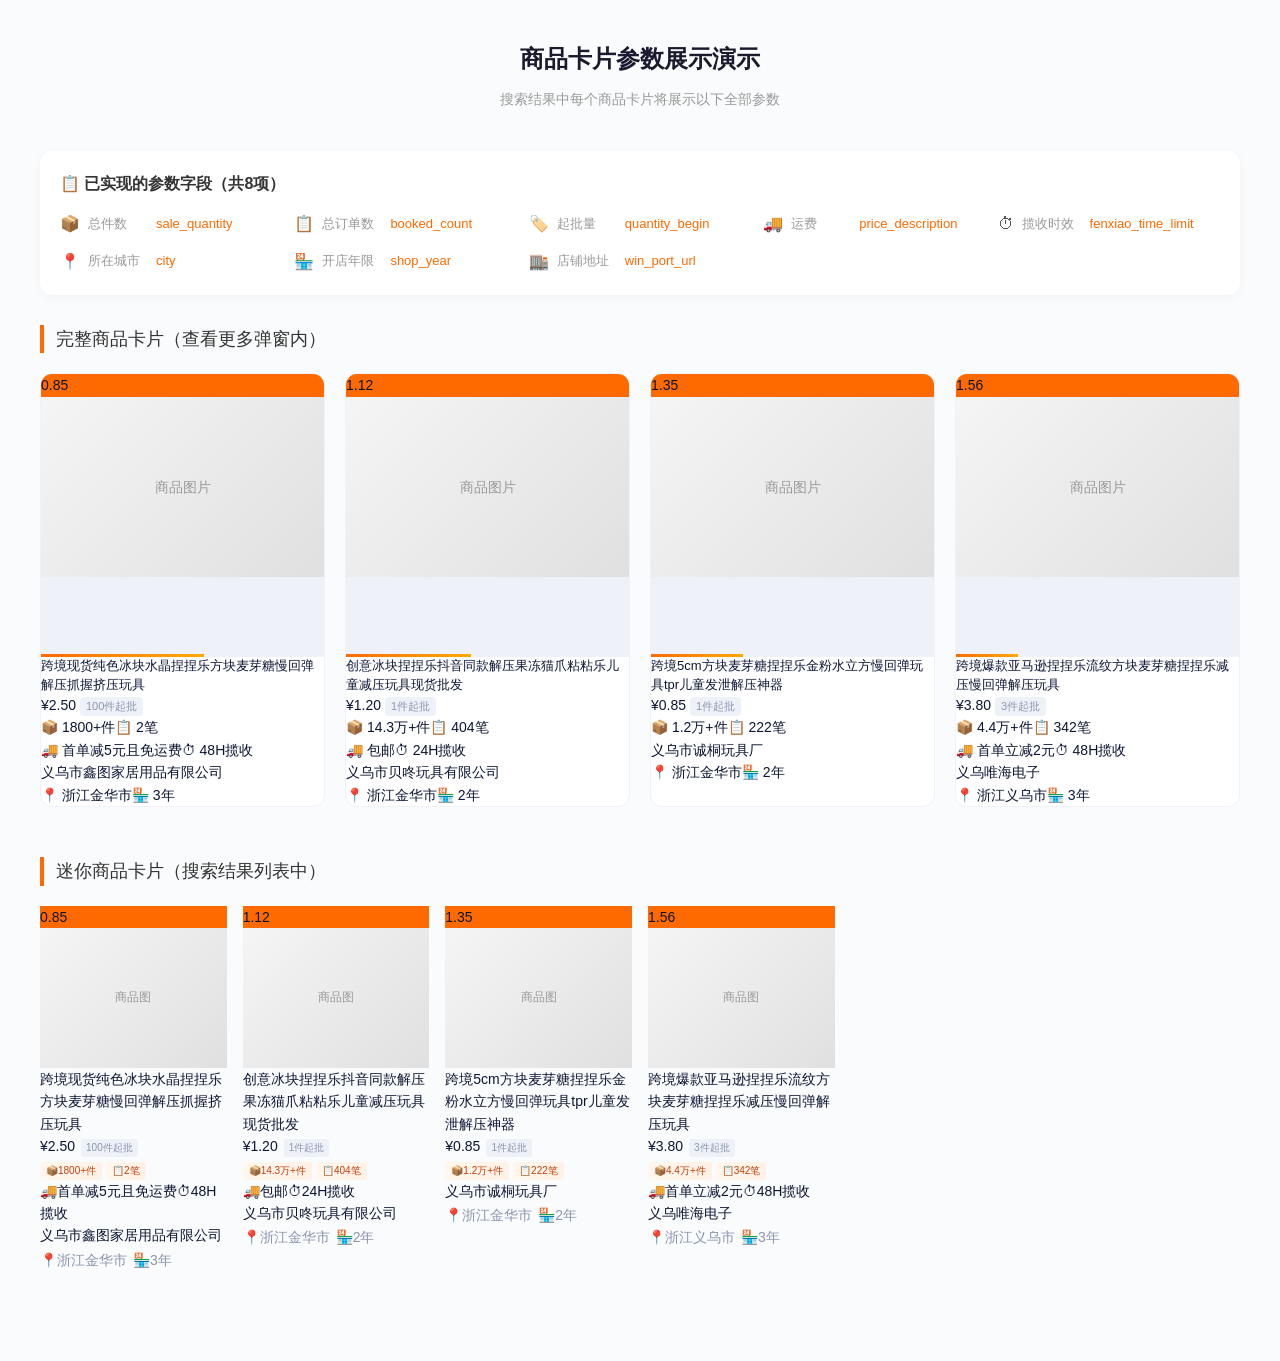
<file: demo.html>
<!DOCTYPE html>
<html lang="zh-CN">
<head>
  <meta charset="UTF-8">
  <meta name="viewport" content="width=device-width, initial-scale=1.0">
  <title>商品卡片参数展示 - 演示</title>
  <link rel="stylesheet" href="css/style.css">
  <style>
    body {
      background: #fafbfc;
      padding: 40px 20px;
      font-family: -apple-system, BlinkMacSystemFont, 'Segoe UI', Roboto, sans-serif;
    }
    .demo-container {
      max-width: 1200px;
      margin: 0 auto;
    }
    .demo-title {
      text-align: center;
      font-size: 24px;
      color: #1a1a2e;
      margin-bottom: 10px;
    }
    .demo-subtitle {
      text-align: center;
      color: #999;
      margin-bottom: 40px;
    }
    .demo-section {
      margin-bottom: 50px;
    }
    .demo-section-title {
      font-size: 18px;
      color: #333;
      margin-bottom: 20px;
      padding-left: 12px;
      border-left: 4px solid #ff6a00;
    }
    .product-grid {
      display: grid;
      grid-template-columns: repeat(auto-fill, minmax(240px, 1fr));
      gap: 20px;
    }
    .mini-grid {
      display: grid;
      grid-template-columns: repeat(auto-fill, minmax(180px, 1fr));
      gap: 16px;
    }
    .params-list {
      background: #fff;
      border-radius: 12px;
      padding: 20px;
      margin-bottom: 30px;
      box-shadow: 0 2px 8px rgba(0,0,0,0.04);
    }
    .params-list h3 {
      margin: 0 0 15px 0;
      font-size: 16px;
      color: #333;
    }
    .params-grid {
      display: grid;
      grid-template-columns: repeat(auto-fill, minmax(200px, 1fr));
      gap: 12px;
    }
    .param-item {
      display: flex;
      align-items: center;
      gap: 8px;
      font-size: 13px;
      color: #555;
    }
    .param-icon {
      font-size: 16px;
    }
    .param-name {
      color: #999;
      min-width: 60px;
    }
    .param-value {
      color: #ff6a00;
      font-weight: 500;
    }
  </style>
</head>
<body>
  <div class="demo-container">
    <h1 class="demo-title">商品卡片参数展示演示</h1>
    <p class="demo-subtitle">搜索结果中每个商品卡片将展示以下全部参数</p>

    <div class="params-list">
      <h3>📋 已实现的参数字段（共8项）</h3>
      <div class="params-grid">
        <div class="param-item">
          <span class="param-icon">📦</span>
          <span class="param-name">总件数</span>
          <span class="param-value">sale_quantity</span>
        </div>
        <div class="param-item">
          <span class="param-icon">📋</span>
          <span class="param-name">总订单数</span>
          <span class="param-value">booked_count</span>
        </div>
        <div class="param-item">
          <span class="param-icon">🏷️</span>
          <span class="param-name">起批量</span>
          <span class="param-value">quantity_begin</span>
        </div>
        <div class="param-item">
          <span class="param-icon">🚚</span>
          <span class="param-name">运费</span>
          <span class="param-value">price_description</span>
        </div>
        <div class="param-item">
          <span class="param-icon">⏱</span>
          <span class="param-name">揽收时效</span>
          <span class="param-value">fenxiao_time_limit</span>
        </div>
        <div class="param-item">
          <span class="param-icon">📍</span>
          <span class="param-name">所在城市</span>
          <span class="param-value">city</span>
        </div>
        <div class="param-item">
          <span class="param-icon">🏪</span>
          <span class="param-name">开店年限</span>
          <span class="param-value">shop_year</span>
        </div>
        <div class="param-item">
          <span class="param-icon">🏬</span>
          <span class="param-name">店铺地址</span>
          <span class="param-value">win_port_url</span>
        </div>
      </div>
    </div>

    <!-- 完整商品卡片（弹窗样式） -->
    <div class="demo-section">
      <div class="demo-section-title">完整商品卡片（查看更多弹窗内）</div>
      <div class="product-grid" id="fullCardGrid"></div>
    </div>

    <!-- 迷你商品卡片（列表样式） -->
    <div class="demo-section">
      <div class="demo-section-title">迷你商品卡片（搜索结果列表中）</div>
      <div class="mini-grid" id="miniCardGrid"></div>
    </div>
  </div>

  <script>
    // 模拟商品数据
    const mockProducts = [
      {
        title: '跨境现货纯色冰块水晶捏捏乐方块麦芽糖慢回弹解压抓握挤压玩具',
        image: 'https://img.alicdn.com/imgextra/i4/O1CN01eV8xZ21z3z3z3z3z_!!6000000006698-0-tps-800-800.jpg',
        price: '2.50',
        similarity: 0.85,
        quantity_begin: '100件起批',
        sale_quantity: '1800+件',
        booked_count: '2笔',
        price_description: '首单减5元且免运费',
        fenxiao_time_limit: '48H揽收',
        shop: '义乌市鑫图家居用品有限公司',
        city: '浙江金华市',
        shop_year: '3年',
        win_port_url: 'https://shopxxxx.1688.com',
        url: '#'
      },
      {
        title: '创意冰块捏捏乐抖音同款解压果冻猫爪粘粘乐儿童减压玩具现货批发',
        image: 'https://img.alicdn.com/imgextra/i2/O1CN01aBcDeF1v8X7Z7Z7Z7_!!6000000006118-0-tps-800-800.jpg',
        price: '1.20',
        similarity: 1.12,
        quantity_begin: '1件起批',
        sale_quantity: '14.3万+件',
        booked_count: '404笔',
        price_description: '包邮',
        fenxiao_time_limit: '24H揽收',
        shop: '义乌市贝咚玩具有限公司',
        city: '浙江金华市',
        shop_year: '2年',
        win_port_url: 'https://shopxxxx.1688.com',
        url: '#'
      },
      {
        title: '跨境5cm方块麦芽糖捏捏乐金粉水立方慢回弹玩具tpr儿童发泄解压神器',
        image: 'https://img.alicdn.com/imgextra/i3/O1CN01d9t4bK2MqN8P8P8P8_!!6000000004916-0-tps-800-800.jpg',
        price: '0.85',
        similarity: 1.35,
        quantity_begin: '1件起批',
        sale_quantity: '1.2万+件',
        booked_count: '222笔',
        price_description: '',
        fenxiao_time_limit: '',
        shop: '义乌市诚桐玩具厂',
        city: '浙江金华市',
        shop_year: '2年',
        win_port_url: 'https://shopxxxx.1688.com',
        url: '#'
      },
      {
        title: '跨境爆款亚马逊捏捏乐流纹方块麦芽糖捏捏乐减压慢回弹解压玩具',
        image: 'https://img.alicdn.com/imgextra/i1/O1CN01kF3gdv1YDYf8X7X7X_!!6000000003036-0-tps-800-800.jpg',
        price: '3.80',
        similarity: 1.56,
        quantity_begin: '3件起批',
        sale_quantity: '4.4万+件',
        booked_count: '342笔',
        price_description: '首单立减2元',
        fenxiao_time_limit: '48H揽收',
        shop: '义乌唯海电子',
        city: '浙江义乌市',
        shop_year: '3年',
        win_port_url: 'https://shopxxxx.1688.com',
        url: '#'
      }
    ];

    // 格式化价格
    function formatPrice(price) {
      if (!price) return '面议';
      const num = parseFloat(String(price).replace(/[^\d.]/g, ''));
      if (isNaN(num)) return String(price);
      return '¥' + num.toFixed(2);
    }

    // 创建完整商品卡片
    function createFullProductCard(item) {
      const simBadge = item.similarity !== undefined
        ? `<div class="similarity-badge" style="background:#ff6a00;">${Number(item.similarity).toFixed(2)}</div>`
        : '';

      const simBar = item.similarity !== undefined
        ? `<div class="similarity-bar" style="width: ${Math.max(0, Math.min(100, (2 - item.similarity) / 2 * 100))}%; background: linear-gradient(90deg, #ff6a00, #ffaa00)"></div>`
        : '';

      const moqHtml = item.quantity_begin
        ? `<span class="product-moq">${item.quantity_begin}</span>`
        : '';

      const salesParts = [];
      if (item.sale_quantity) {
        salesParts.push(`<span class="sales-item" title="总件数">📦 ${item.sale_quantity}</span>`);
      }
      if (item.booked_count) {
        salesParts.push(`<span class="sales-item" title="总订单数">📋 ${item.booked_count}</span>`);
      }
      const salesHtml = salesParts.length > 0
        ? `<div class="product-sales">${salesParts.join('')}</div>`
        : '';

      const deliveryParts = [];
      if (item.price_description) {
        deliveryParts.push(`<span class="delivery-item" title="运费">🚚 ${item.price_description}</span>`);
      }
      if (item.fenxiao_time_limit) {
        deliveryParts.push(`<span class="delivery-item delivery-time" title="揽收时效">⏱ ${item.fenxiao_time_limit}</span>`);
      }
      const deliveryHtml = deliveryParts.length > 0
        ? `<div class="product-delivery">${deliveryParts.join('')}</div>`
        : '';

      const shopUrl = item.win_port_url || '#';
      const metaParts = [];
      if (item.city) {
        metaParts.push(`<span class="shop-city">📍 ${item.city}</span>`);
      }
      if (item.shop_year) {
        metaParts.push(`<span class="shop-year">🏪 ${item.shop_year}</span>`);
      }
      const shopMeta = metaParts.length > 0
        ? `<div class="shop-meta">${metaParts.join('')}</div>`
        : '';

      return `
        <div class="product-card">
          <div class="product-img">
            ${simBadge}
            <div style="width:100%;height:180px;background:linear-gradient(135deg,#f5f5f5,#e0e0e0);display:flex;align-items:center;justify-content:center;color:#999;font-size:14px;">商品图片</div>
            ${simBar}
          </div>
          <div class="product-body">
            <a class="product-title" href="${item.url || '#'}" target="_blank">${item.title}</a>
            <div class="product-price-row">
              <span class="price-text">${formatPrice(item.price)}</span>
              ${moqHtml}
            </div>
            ${salesHtml}
            ${deliveryHtml}
            <div class="product-shop-wrapper">
              <a class="product-shop" href="${shopUrl}" target="_blank">${item.shop}</a>
              ${shopMeta}
            </div>
          </div>
        </div>
      `;
    }

    // 创建迷你商品卡片
    function createMiniProductCard(item) {
      const simBadge = item.similarity !== undefined
        ? `<div class="similarity-badge" style="background:#ff6a00;">${Number(item.similarity).toFixed(2)}</div>`
        : '';

      const moqHtml = item.quantity_begin
        ? `<span class="mini-moq">${item.quantity_begin}</span>`
        : '';

      const salesParts = [];
      if (item.sale_quantity) {
        salesParts.push(`<span class="mini-sales-item" title="总件数">📦${item.sale_quantity}</span>`);
      }
      if (item.booked_count) {
        salesParts.push(`<span class="mini-sales-item" title="总订单数">📋${item.booked_count}</span>`);
      }
      const salesHtml = salesParts.length > 0
        ? `<div class="mini-sales-row">${salesParts.join('')}</div>`
        : '';

      const deliveryParts = [];
      if (item.price_description) {
        deliveryParts.push(`<span class="mini-delivery-item" title="运费">🚚${item.price_description}</span>`);
      }
      if (item.fenxiao_time_limit) {
        deliveryParts.push(`<span class="mini-delivery-item mini-delivery-time" title="揽收时效">⏱${item.fenxiao_time_limit}</span>`);
      }
      const deliveryHtml = deliveryParts.length > 0
        ? `<div class="mini-delivery-row">${deliveryParts.join('')}</div>`
        : '';

      const shopUrl = item.win_port_url || '#';
      const metaParts = [];
      if (item.city) {
        metaParts.push(`<span class="mini-shop-city">📍${item.city}</span>`);
      }
      if (item.shop_year) {
        metaParts.push(`<span class="mini-shop-year">🏪${item.shop_year}</span>`);
      }
      const shopMeta = metaParts.length > 0
        ? `<div class="mini-shop-meta">${metaParts.join('')}</div>`
        : '';

      return `
        <div class="mini-product-card">
          <div class="mini-product-img">
            ${simBadge}
            <div style="width:100%;height:140px;background:linear-gradient(135deg,#f5f5f5,#e0e0e0);display:flex;align-items:center;justify-content:center;color:#999;font-size:12px;">商品图</div>
          </div>
          <div class="mini-product-body">
            <a class="mini-product-title" href="${item.url || '#'}" target="_blank">${item.title}</a>
            <div class="mini-price-row">
              <span class="mini-product-price">${formatPrice(item.price)}</span>
              ${moqHtml}
            </div>
            ${salesHtml}
            ${deliveryHtml}
            <div class="mini-product-shop-wrapper">
              <a class="mini-product-shop" href="${shopUrl}" target="_blank">${item.shop}</a>
              ${shopMeta}
            </div>
          </div>
        </div>
      `;
    }

    // 渲染
    document.getElementById('fullCardGrid').innerHTML = mockProducts.map(createFullProductCard).join('');
    document.getElementById('miniCardGrid').innerHTML = mockProducts.map(createMiniProductCard).join('');
  </script>
</body>
</html>
</file>
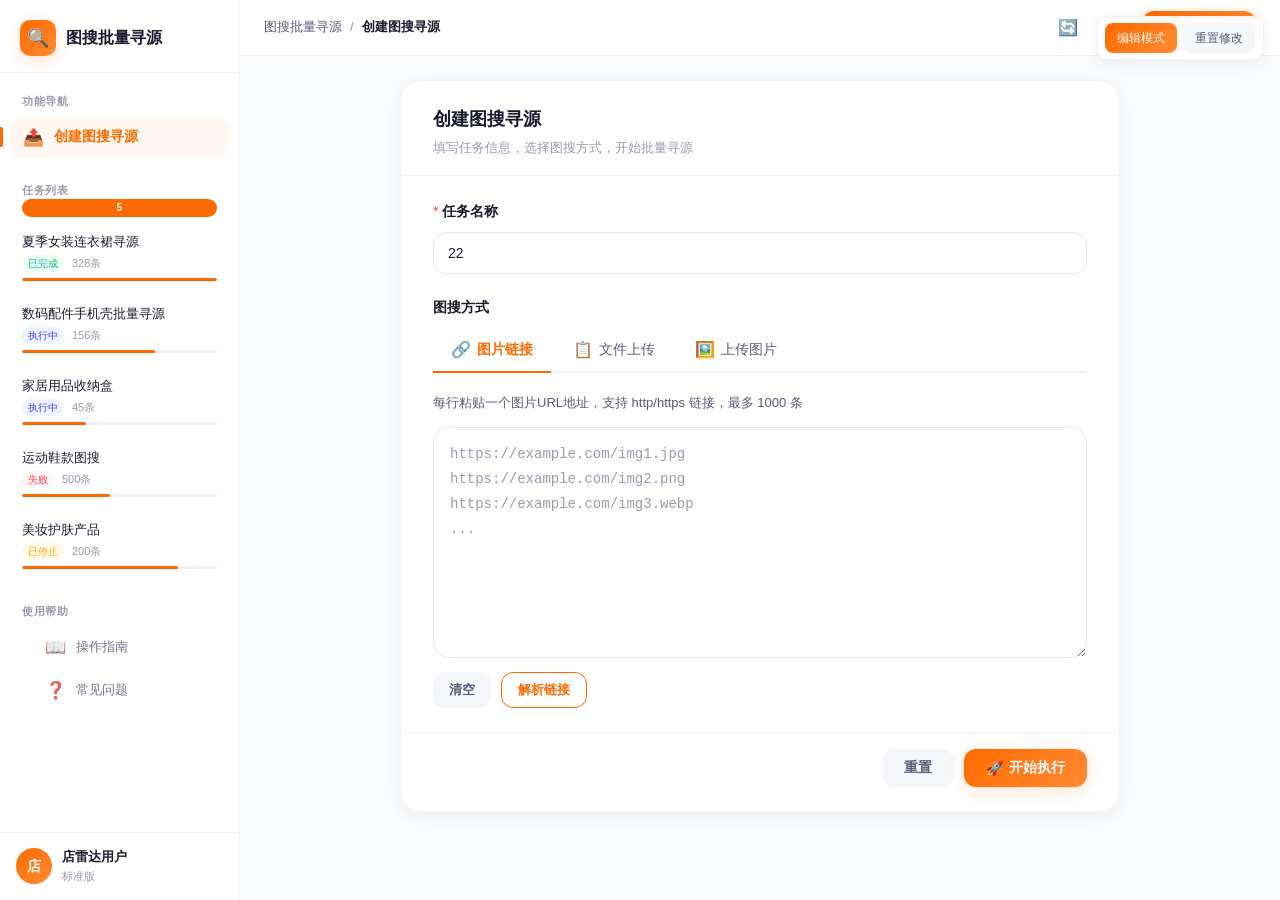
<file: v6/v2.9.3/ai-three-step.html>
<!DOCTYPE html>
<html lang="zh-CN">
<head>
<meta charset="UTF-8">
<meta name="viewport" content="width=device-width, initial-scale=1.0">
<title>图搜批量寻源</title>
<link rel="icon" type="image/png" href="logo.png">
<link rel="stylesheet" href="ai-three-step.css">
</head>
<body>

<!-- ===== 页面主体 ===== -->
<div class="app-container">

  <!-- 左侧侧边栏 -->
  <aside class="sidebar">
    <div class="sidebar-logo">
      <div class="logo-icon">🔍</div>
      <div class="logo-text" data-editable data-edit-label="侧边栏标题">图搜批量寻源</div>
    </div>

    <nav class="sidebar-nav">
      <div class="nav-section">
        <div class="nav-label">功能导航</div>
        <button class="nav-item active" data-main-tab="create">
          <span class="nav-icon">📤</span>
          <span class="nav-text" data-editable data-edit-label="导航创建">创建图搜寻源</span>
        </button>
      </div>

      <div class="nav-section">
        <div class="nav-label">
          <span>任务列表</span>
          <span class="nav-badge nav-badge-sm" id="taskBadge">5</span>
        </div>
        <div class="task-sidebar-list" id="sidebarTaskList">
          <!-- JS 渲染任务列表 -->
        </div>
      </div>

      <div class="nav-section">
        <div class="nav-label">使用帮助</div>
        <button class="nav-item nav-item-sub">
          <span class="nav-icon">📖</span>
          <span class="nav-text">操作指南</span>
        </button>
        <button class="nav-item nav-item-sub">
          <span class="nav-icon">❓</span>
          <span class="nav-text">常见问题</span>
        </button>
      </div>
    </nav>

    <div class="sidebar-footer">
      <div class="user-info">
        <div class="user-avatar">店</div>
        <div class="user-detail">
          <div class="user-name">店雷达用户</div>
          <div class="user-role">标准版</div>
        </div>
      </div>
    </div>
  </aside>

  <!-- 右侧主内容 -->
  <div class="main-wrapper">

    <!-- 顶部栏 -->
    <header class="top-bar">
      <div class="top-bar-left">
        <nav class="breadcrumb">
          <span>图搜批量寻源</span>
          <span class="breadcrumb-sep">/</span>
          <span class="breadcrumb-current" id="breadcrumbCurrent">创建图搜寻源</span>
        </nav>
      </div>
      <div class="top-bar-right">
        <button class="top-bar-btn" title="刷新">🔄</button>
        <button class="top-bar-btn" title="通知">🔔</button>
        <button class="btn btn-primary top-create-btn" id="createTaskBtn">
          <span>+</span>
          <span>创建任务</span>
        </button>
      </div>
    </header>

    <!-- 内容区域 -->
    <main class="page-content">

    <!-- ========== 创建图搜寻源 Tab ========== -->
    <section class="main-panel active" id="panel-create">
      <div class="create-card">
        <div class="card-header">
          <h2 class="card-title" data-editable data-edit-label="创建卡片标题">创建图搜寻源</h2>
          <p class="card-desc">填写任务信息，选择图搜方式，开始批量寻源</p>
        </div>

        <div class="card-body">
          <!-- 任务名称 -->
          <div class="form-item">
            <div class="form-label">
              <span class="required">*</span>
              <span data-editable data-edit-label="任务名称标签">任务名称</span>
            </div>
            <input class="form-input" type="text" id="taskNameInput" placeholder="请输入任务名称，方便后续查找" value="22">
          </div>

          <!-- 图搜方式 -->
          <div class="form-item">
            <div class="form-label" data-editable data-edit-label="图搜方式标签">图搜方式</div>

            <div class="search-tabs" role="tablist">
              <button class="tab-btn active" data-tab="link" role="tab">
                <span class="tab-icon">🔗</span>
                <span>图片链接</span>
              </button>
              <button class="tab-btn" data-tab="file" role="tab">
                <span class="tab-icon">📋</span>
                <span>文件上传</span>
              </button>
              <button class="tab-btn" data-tab="image" role="tab">
                <span class="tab-icon">🖼️</span>
                <span>上传图片</span>
              </button>
            </div>

            <!-- 图片链接 Tab -->
            <div class="tab-panel active" id="panel-link">
              <div class="link-upload-wrap">
                <p class="panel-hint">每行粘贴一个图片URL地址，支持 http/https 链接，最多 1000 条</p>
                <textarea id="linkTextarea" class="url-textarea" placeholder="https://example.com/img1.jpg&#10;https://example.com/img2.png&#10;https://example.com/img3.webp&#10;..." rows="8"></textarea>
                <div class="link-actions">
                  <button class="btn btn-ghost" id="clearLinkBtn">
                    <span>清空</span>
                  </button>
                  <button class="btn btn-outline" id="parseLinkBtn">
                    <span>解析链接</span>
                  </button>
                </div>
                <!-- 链接预览网格 -->
                <div class="link-preview" id="linkPreview" style="display: none;">
                  <div class="file-list-header">
                    <span>链接预览</span>
                    <span class="file-count" id="linkCount">0 条</span>
                  </div>
                  <div class="link-thumb-grid" id="linkThumbGrid"></div>
                </div>
              </div>
            </div>

            <!-- 文件上传 Tab -->
            <div class="tab-panel" id="panel-file">
              <!-- 上传前状态 -->
              <div id="fileUploadEmpty">
                <div class="upload-area" id="fileDropZone">
                  <div class="upload-icon">
                    <svg viewBox="0 0 64 64" fill="none" xmlns="http://www.w3.org/2000/svg">
                      <path d="M32 42V14M32 14L20 26M32 14L44 26" stroke="currentColor" stroke-width="3" stroke-linecap="round" stroke-linejoin="round"/>
                      <path d="M12 34v12a6 6 0 006 6h28a6 6 0 006-6V34" stroke="currentColor" stroke-width="3" stroke-linecap="round"/>
                    </svg>
                  </div>
                  <div class="upload-title">点击或将文件拖拽到此处<em>上传</em></div>
                  <div class="upload-desc">支持 xlsx、xls 格式，单个文件不超过 30M，最多 1000 条</div>
                  <input type="file" class="hidden-input" id="fileInput" accept=".xlsx,.xls">
                </div>
                <div class="file-actions">
                  <span></span>
                  <button class="btn-download-template">
                    <span class="dl-icon">⬇</span>
                    <span data-editable data-edit-label="下载模板按钮">下载模板</span>
                  </button>
                </div>
                <div class="tip-box" data-editable data-edit-label="文件上传说明">
                  <strong>导入说明：</strong><br>
                  1. 本功能支持1000条图片链接批量寻源；<br>
                  2. 请先下载模板文件，按格式要求填写内容；<br>
                  3. 导入格式为xlsx/xls（手动修改文件后缀无效），行数不超过1000张，文件大小不超过30M。
                </div>
              </div>

              <!-- 上传中状态 -->
              <div id="fileUploading" style="display:none;">
                <div class="upload-progress">
                  <div class="progress-head">
                    <span id="uploadingFileName">正在上传...</span>
                    <span id="uploadingPercent">0%</span>
                  </div>
                  <div class="progress-bar">
                    <div class="progress-fill" id="progressFill"></div>
                  </div>
                </div>
              </div>

              <!-- 上传成功状态 -->
              <div id="fileUploaded" style="display:none;">
                <div class="file-selected">
                  <div class="file-icon">XLS</div>
                  <div class="file-info">
                    <div class="file-name" id="selectedFileName">店雷达 1688选品库-近30天 2026-08-03 174118.xls</div>
                    <div class="file-meta" id="selectedFileMeta">2.4 MB · 328 条数据</div>
                  </div>
                  <div class="file-status">
                    <span class="status-dot">✓</span>
                    <span>已选择</span>
                  </div>
                  <button class="file-remove" id="removeFileBtn" title="移除">✕</button>
                </div>
              </div>

              <!-- 上传失败状态 -->
              <div id="fileUploadError" style="display:none;">
                <div class="file-selected" style="background: var(--danger-bg); border-color: #ffd8d6;">
                  <div class="file-icon" style="background: linear-gradient(135deg, var(--danger), #ff7875);">XLS</div>
                  <div class="file-info">
                    <div class="file-name" style="color: var(--danger);">店雷达 1688选品库-近30天 2026-08-03 174118.xls</div>
                    <div class="file-meta" style="color: var(--danger);">模板格式异常，详细原因：图片链接校验失败</div>
                  </div>
                  <button class="file-remove" id="removeErrorFileBtn" title="移除">✕</button>
                </div>
                <div class="file-error-tip">
                  <span class="err-icon">⚠️</span>
                  <span data-editable data-edit-label="文件错误提示">模板格式异常，详细原因：图片链接校验失败，请检查模板格式后重新上传。</span>
                </div>
              </div>
            </div>

            <!-- 上传图片 Tab -->
            <div class="tab-panel" id="panel-image">
              <div class="image-upload-grid" id="imageGrid">
                <div class="image-upload-item" id="imageUploadBtn" title="点击上传图片">
                  <span class="plus">+</span>
                  <span class="upload-text">上传图片</span>
                  <input type="file" class="hidden-input" id="imageInput" accept="image/*" multiple>
                </div>
              </div>
              <div class="image-count-tip">
                已上传 <span id="imageCount">0</span> / 1000 张
              </div>
            </div>
          </div>
        </div>

        <div class="card-footer">
          <button class="btn btn-default" id="resetBtn">重置</button>
          <button class="btn btn-primary" id="submitBtn">
            <span class="btn-icon">🚀</span>
            <span>开始执行</span>
          </button>
        </div>
      </div>
    </section>

    <!-- ========== 任务详情面板 ========== -->
    <section class="main-panel" id="panel-detail">
      <!-- 空状态 -->
      <div class="detail-empty" id="detailEmpty">
        <div class="detail-empty-icon">📋</div>
        <div class="detail-empty-title">选择一个任务查看详情</div>
        <div class="detail-empty-desc">从左侧任务列表中选择一个任务，即可查看寻源进度和结果</div>
      </div>

      <!-- 任务详情内容 -->
      <div class="detail-content" id="detailContent" style="display:none;">
        <!-- 任务信息卡片 -->
        <div class="detail-header-card">
          <div class="detail-header-left">
            <h2 class="detail-task-name" id="detailTaskName">-</h2>
            <div class="detail-task-meta">
              <span class="detail-type-tag" id="detailTypeTag">-</span>
              <span class="detail-status-tag" id="detailStatusTag">-</span>
              <span class="detail-time">创建于 <span id="detailCreateTime">-</span></span>
            </div>
          </div>
          <div class="detail-header-right">
            <button class="btn btn-default" id="detailRefreshBtn">🔄 刷新</button>
            <button class="btn btn-primary" id="detailBackBtn">← 返回列表</button>
          </div>
        </div>

        <!-- 进度概览 -->
        <div class="progress-overview-card">
          <div class="progress-stat">
            <div class="progress-stat-num" id="progressNum">0%</div>
            <div class="progress-stat-label">寻源进度</div>
          </div>
          <div class="progress-stat">
            <div class="progress-stat-num" id="finishedNum">0</div>
            <div class="progress-stat-label">已寻源</div>
          </div>
          <div class="progress-stat">
            <div class="progress-stat-num" id="totalNum">0</div>
            <div class="progress-stat-label">总数</div>
          </div>
          <div class="progress-stat">
            <div class="progress-stat-num" id="failedNum">0</div>
            <div class="progress-stat-label">失败</div>
          </div>
          <div class="progress-bar-wrap">
            <div class="progress-bar-large">
              <div class="progress-fill-large" id="progressFillLarge" style="width: 0%;"></div>
            </div>
          </div>
        </div>

        <!-- 结果筛选 -->
        <div class="result-filter-card">
          <div class="result-tabs">
            <button class="result-tab active" data-result="all">
              全部结果 <span class="result-count" id="resultAllCount">0</span>
            </button>
            <button class="result-tab" data-result="success">
              寻源成功 <span class="result-count success" id="resultSuccessCount">0</span>
            </button>
            <button class="result-tab" data-result="failed">
              寻源失败 <span class="result-count failed" id="resultFailedCount">0</span>
            </button>
          </div>
          <div class="result-search">
            <input class="form-input" type="text" placeholder="搜索商品名称..." id="resultSearchInput">
          </div>
        </div>

        <!-- 寻源结果网格 -->
        <div class="result-grid" id="resultGrid">
          <!-- JS 渲染寻源结果 -->
        </div>

        <!-- 结果分页 -->
        <div class="pagination">
          <div class="pagination-left">
            <span>每页显示</span>
            <select class="form-input page-size" id="resultPageSize">
              <option value="12">12</option>
              <option value="24" selected>24</option>
              <option value="48">48</option>
            </select>
            <span>条</span>
          </div>
          <div class="pagination-right">
            <button class="page-btn" disabled>上一页</button>
            <button class="page-btn active">1</button>
            <button class="page-btn">2</button>
            <button class="page-btn">3</button>
            <button class="page-btn">下一页</button>
          </div>
        </div>
      </div>
    </section>

    </main>
  </div>
</div>

<!-- ===== 查看详情弹窗 ===== -->
<div class="modal-overlay" id="detailModal" style="display:none;">
  <div class="modal detail-modal">
    <div class="modal-header">
      <span class="modal-title">任务详情</span>
      <button class="modal-close" id="detailCloseBtn">✕</button>
    </div>
    <div class="modal-body">
      <div class="detail-section">
        <div class="detail-row">
          <span class="detail-label">任务名称</span>
          <span class="detail-value" id="detailName">-</span>
        </div>
        <div class="detail-row">
          <span class="detail-label">图搜方式</span>
          <span class="detail-value" id="detailType">-</span>
        </div>
        <div class="detail-row">
          <span class="detail-label">任务状态</span>
          <span class="detail-value" id="detailStatus">-</span>
        </div>
        <div class="detail-row">
          <span class="detail-label">寻源数量</span>
          <span class="detail-value" id="detailCount">-</span>
        </div>
        <div class="detail-row">
          <span class="detail-label">创建时间</span>
          <span class="detail-value" id="detailTime">-</span>
        </div>
        <div class="detail-row">
          <span class="detail-label">完成时间</span>
          <span class="detail-value" id="detailFinishTime">-</span>
        </div>
      </div>
      <div class="detail-progress">
        <div class="progress-head">
          <span>寻源进度</span>
          <span id="detailProgressText">0%</span>
        </div>
        <div class="progress-bar">
          <div class="progress-fill" id="detailProgressBar" style="width: 0%;"></div>
        </div>
      </div>
    </div>
    <div class="modal-footer">
      <button class="btn btn-default" id="detailCloseBtn2">关闭</button>
      <button class="btn btn-primary" id="viewResultBtn">查看寻源结果 →</button>
    </div>
  </div>
</div>

<!-- 编辑工具栏 -->
<div class="edit-toolbar">
  <button class="edit-btn primary" id="editModeBtn">编辑模式</button>
  <button class="edit-btn" id="resetEditBtn" disabled>重置修改</button>
</div>

<!-- Toast -->
<div class="toast" id="toast"></div>

<script src="ai-three-step.js"></script>
</body>
</html>
</file>
<file: css/style.css>
/* ======================================================
 * 1688 图搜 · 样式
 * 品牌色：1688 橙 #ff6a00 主调 + 青色 #00C2FF 辅调
 * ====================================================== */

:root {
  /* 主色：1688 橙 */
  --primary:        #ff6a00;
  --primary-light:  #ff8c33;
  --primary-dark:   #cc5500;
  --primary-bg:     #FFF0E5;

  /* 辅色：青色（次品牌） */
  --accent:         #00C2FF;
  --accent-dark:    #00A6E0;

  /* 中性 */
  --secondary:      #00C896;
  --secondary-light:#55E8C0;
  --text-primary:   #0D1535;
  --text-secondary: #4A5578;
  --text-muted:     #8B94B0;
  --bg-primary:     #F5F7FB;
  --bg-secondary:   #FFFFFF;
  --bg-tertiary:    #EEF2F8;
  --border:         #E1E6F0;
  --border-light:   #EFF2F8;

  /* 语义 */
  --success:        #00C896;
  --success-bg:     #E0F7EF;
  --warning:        #F59E0B;
  --warning-bg:     #FEF3D6;
  --danger:         #E5345A;
  --danger-bg:      #FCE4EB;
  --info:           #00C2FF;
  --info-bg:        #DBF1FF;

  /* 价格高亮（橙红） */
  --price:          #FF4400;

  /* 形状 */
  --radius-sm: 8px;
  --radius-md: 12px;
  --radius-lg: 16px;
  --radius-xl: 24px;

  /* 阴影 */
  --shadow-sm:  0 1px 2px rgba(13, 21, 53, 0.05);
  --shadow-md:  0 4px 12px rgba(13, 21, 53, 0.06);
  --shadow-lg:  0 10px 30px rgba(13, 21, 53, 0.10);
  --shadow-primary: 0 8px 24px rgba(255, 106, 0, 0.25);

  /* 字体 */
  --font-sans: -apple-system, BlinkMacSystemFont, "Segoe UI", "PingFang SC",
               "Hiragino Sans GB", "Microsoft YaHei", "Helvetica Neue",
               Arial, sans-serif;
  --font-mono: ui-monospace, "SF Mono", Menlo, Consolas, monospace;
}

* {
  box-sizing: border-box;
  margin: 0;
  padding: 0;
}

html, body {
  font-family: var(--font-sans);
  font-size: 14px;
  line-height: 1.6;
  color: var(--text-primary);
  background: var(--bg-primary);
  -webkit-font-smoothing: antialiased;
}

a { color: inherit; text-decoration: none; }
button { font-family: inherit; cursor: pointer; border: none; background: none; }
input, textarea, select { font-family: inherit; font-size: inherit; outline: none; }

.container {
  max-width: 1200px;
  margin: 0 auto;
  padding: 0 24px;
}

/* ========== 背景装饰 ========== */
.bg-decoration {
  position: fixed;
  inset: 0;
  z-index: -1;
  overflow: hidden;
  pointer-events: none;
}
.bg-circle {
  position: absolute;
  border-radius: 50%;
  filter: blur(80px);
  opacity: 0.35;
}
.bg-circle-1 {
  width: 480px; height: 480px;
  background: radial-gradient(circle, #ff6a00, transparent 70%);
  top: -120px; right: -80px;
  animation: float 18s ease-in-out infinite;
}
.bg-circle-2 {
  width: 360px; height: 360px;
  background: radial-gradient(circle, #00C2FF, transparent 70%);
  bottom: -100px; left: -80px;
  animation: float 22s ease-in-out infinite reverse;
}
.bg-grid {
  position: absolute;
  inset: 0;
  background-image:
    linear-gradient(rgba(255, 106, 0, 0.04) 1px, transparent 1px),
    linear-gradient(90deg, rgba(255, 106, 0, 0.04) 1px, transparent 1px);
  background-size: 40px 40px;
  mask-image: radial-gradient(ellipse at center, black 40%, transparent 75%);
}

@keyframes float {
  0%, 100% { transform: translate(0, 0) scale(1); }
  33%      { transform: translate(30px, -40px) scale(1.05); }
  66%      { transform: translate(-30px, 30px) scale(0.95); }
}

/* ========== Header ========== */
.header {
  position: sticky;
  top: 0;
  z-index: 100;
  background: rgba(255, 255, 255, 0.85);
  backdrop-filter: blur(12px);
  border-bottom: 1px solid var(--border-light);
}
.header-inner {
  display: flex;
  align-items: center;
  justify-content: space-between;
  height: 64px;
}
.logo { display: flex; align-items: center; gap: 12px; }
.logo-icon { display: flex; }
.logo-text { display: flex; align-items: baseline; gap: 4px; font-weight: 800; }
.logo-main { font-size: 18px; color: var(--primary); letter-spacing: -0.5px; }
.logo-accent {
  font-size: 16px;
  background: linear-gradient(135deg, var(--primary), var(--accent));
  -webkit-background-clip: text;
  background-clip: text;
  color: transparent;
}
.nav { display: flex; align-items: center; gap: 8px; }
.nav-link {
  padding: 8px 14px;
  border-radius: var(--radius-sm);
  font-weight: 500;
  color: var(--text-secondary);
  transition: all 0.2s;
}
.nav-link.active, .nav-link:hover {
  background: var(--primary-bg);
  color: var(--primary);
}
.settings-btn {
  font-size: 18px;
  width: 36px;
  height: 36px;
  padding: 0;
  display: inline-flex;
  align-items: center;
  justify-content: center;
}

/* ========== Hero ========== */
.hero { padding: 60px 0 32px; }
.hero-content { max-width: 800px; }
.hero-badge {
  display: inline-flex;
  align-items: center;
  gap: 8px;
  padding: 6px 14px;
  background: var(--primary-bg);
  color: var(--primary);
  border-radius: 100px;
  font-size: 13px;
  font-weight: 500;
  margin-bottom: 24px;
}
.badge-dot {
  width: 8px; height: 8px;
  background: var(--primary);
  border-radius: 50%;
  animation: pulse 2s ease-in-out infinite;
}
@keyframes pulse {
  0%, 100% { opacity: 1; transform: scale(1); }
  50%      { opacity: 0.5; transform: scale(1.2); }
}
.hero-title {
  font-size: 48px;
  font-weight: 800;
  line-height: 1.15;
  letter-spacing: -1.5px;
  margin-bottom: 20px;
}
.gradient-text {
  background: linear-gradient(135deg, var(--primary), var(--accent), var(--secondary));
  -webkit-background-clip: text;
  background-clip: text;
  color: transparent;
  background-size: 200% 200%;
  animation: gradientShift 8s ease-in-out infinite;
}
@keyframes gradientShift {
  0%, 100% { background-position: 0% 50%; }
  50%      { background-position: 100% 50%; }
}
.hero-desc {
  font-size: 17px;
  color: var(--text-secondary);
  margin-bottom: 20px;
  max-width: 720px;
}
.inline-code {
  font-family: var(--font-mono);
  font-size: 14px;
  background: var(--bg-tertiary);
  padding: 2px 8px;
  border-radius: 4px;
  color: var(--primary);
}
.api-notice {
  display: flex;
  align-items: center;
  gap: 10px;
  padding: 12px 16px;
  background: linear-gradient(90deg, var(--warning-bg), #FFF8E5);
  border: 1px solid #F5D78E;
  border-radius: var(--radius-md);
  font-size: 14px;
  color: #8B5A00;
  margin-bottom: 28px;
}
.api-notice a { color: var(--primary); font-weight: 600; text-decoration: underline; }
.notice-icon { font-size: 16px; }
.notice-text { flex: 1; }
.notice-close {
  width: 24px; height: 24px;
  border-radius: 50%;
  font-size: 18px;
  color: #8B5A00;
  transition: background 0.2s;
}
.notice-close:hover { background: rgba(0,0,0,0.05); }

.hero-stats {
  display: flex;
  align-items: center;
  gap: 24px;
  flex-wrap: wrap;
}
.hero-stat { display: flex; flex-direction: column; gap: 4px; }
.stat-num {
  font-size: 28px;
  font-weight: 800;
  color: var(--primary);
  letter-spacing: -0.5px;
}
.stat-label {
  font-size: 13px;
  color: var(--text-muted);
}
.hero-stat-divider {
  width: 1px;
  height: 36px;
  background: var(--border);
}

/* ========== Card 通用 ========== */
.card {
  background: var(--bg-secondary);
  border: 1px solid var(--border-light);
  border-radius: var(--radius-lg);
  padding: 28px;
  box-shadow: var(--shadow-md);
  margin-bottom: 24px;
}
.card-header { margin-bottom: 20px; }
.card-header { display: flex; align-items: center; justify-content: space-between; gap: 12px; }
.card-header .progress-header-right { display: flex; align-items: center; gap: 12px; }
.card-title {
  font-size: 20px;
  font-weight: 700;
  margin-bottom: 6px;
}
.card-subtitle {
  font-size: 14px;
  color: var(--text-muted);
}

/* ========== Tabs ========== */
.upload-tabs {
  display: flex;
  gap: 4px;
  border-bottom: 1px solid var(--border);
  margin-bottom: 24px;
}
.upload-tab {
  padding: 12px 18px;
  font-size: 14px;
  font-weight: 500;
  color: var(--text-secondary);
  border-bottom: 2px solid transparent;
  transition: all 0.2s;
  margin-bottom: -1px;
}
.upload-tab:hover { color: var(--primary); }
.upload-tab.active {
  color: var(--primary);
  border-bottom-color: var(--primary);
}

/* ========== Upload Panels ========== */
.upload-panel { display: none; }
.upload-panel.active { display: block; }

.drop-zone {
  border: 2px dashed var(--border);
  border-radius: var(--radius-lg);
  padding: 56px 24px;
  text-align: center;
  color: var(--text-muted);
  transition: all 0.25s;
  background: var(--bg-tertiary);
}
.drop-zone svg { color: var(--primary); margin-bottom: 16px; }
.drop-zone-title {
  font-size: 16px;
  color: var(--text-primary);
  margin-bottom: 8px;
}
.drop-zone-link {
  color: var(--primary);
  font-weight: 600;
  text-decoration: underline;
}
.drop-zone-sub { font-size: 13px; }
.drop-zone.dragover {
  border-color: var(--primary);
  background: var(--primary-bg);
  transform: scale(1.01);
}

.panel-hint {
  font-size: 13px;
  color: var(--text-secondary);
  margin-bottom: 12px;
}
textarea {
  width: 100%;
  padding: 14px 16px;
  border: 1px solid var(--border);
  border-radius: var(--radius-md);
  background: var(--bg-secondary);
  font-family: var(--font-mono);
  font-size: 13px;
  resize: vertical;
  transition: border 0.2s;
}
textarea:focus { border-color: var(--primary); box-shadow: 0 0 0 3px var(--primary-bg); }

.link-actions {
  display: flex;
  gap: 8px;
  margin-top: 12px;
  flex-wrap: wrap;
}

/* ========== File List Grid ========== */
.file-list {
  margin-top: 20px;
  padding-top: 20px;
  border-top: 1px dashed var(--border);
}
.file-list-header {
  display: flex;
  justify-content: space-between;
  align-items: center;
  margin-bottom: 14px;
}
.file-list-title { font-weight: 600; font-size: 15px; }
.file-list-count {
  font-size: 13px;
  color: var(--primary);
  background: var(--primary-bg);
  padding: 2px 10px;
  border-radius: 100px;
  font-weight: 500;
}
.file-grid {
  display: grid;
  grid-template-columns: repeat(auto-fill, 120px);
  gap: 12px;
  justify-content: start;
}
.file-grid-scrollable {
  max-height: 360px;
  overflow-y: auto;
  padding-right: 4px;
}
.file-grid-scrollable::-webkit-scrollbar {
  width: 6px;
}
.file-grid-scrollable::-webkit-scrollbar-track {
  background: var(--bg-tertiary);
  border-radius: 3px;
}
.file-grid-scrollable::-webkit-scrollbar-thumb {
  background: var(--text-muted);
  border-radius: 3px;
}
.file-grid-scrollable::-webkit-scrollbar-thumb:hover {
  background: var(--text-secondary);
}
.file-item {
  position: relative;
  aspect-ratio: 1;
  border-radius: var(--radius-md);
  overflow: hidden;
  border: 1px solid var(--border-light);
  background: var(--bg-tertiary);
  transition: all 0.25s;
}
.file-item:hover {
  transform: translateY(-2px);
  box-shadow: var(--shadow-md);
  border-color: var(--primary);
}
.file-item img {
  width: 100%; height: 100%;
  object-fit: cover;
}
.file-item-name {
  position: absolute;
  bottom: 0; left: 0; right: 0;
  background: linear-gradient(transparent, rgba(0,0,0,0.75));
  color: white;
  font-size: 11px;
  padding: 16px 8px 6px;
  white-space: nowrap;
  overflow: hidden;
  text-overflow: ellipsis;
}
.file-item-remove {
  position: absolute;
  top: 6px; right: 6px;
  width: 22px; height: 22px;
  border-radius: 50%;
  background: rgba(0,0,0,0.65);
  color: white;
  font-size: 14px;
  display: flex;
  align-items: center;
  justify-content: center;
  opacity: 0;
  transition: opacity 0.2s;
}
.file-item:hover .file-item-remove { opacity: 1; }
.file-item-remove:hover { background: var(--danger); }
.file-item.loading::before {
  content: '';
  position: absolute;
  inset: 0;
  background: rgba(255,255,255,0.5);
}
.file-list-more {
  text-align: center;
  margin-top: 16px;
}

/* ========== Table Panel ========== */
.table-grid { display: flex; flex-direction: column; gap: 10px; }
.table-row {
  display: flex;
  gap: 12px;
  align-items: center;
}
.table-row-index {
  width: 32px; height: 32px;
  border-radius: 50%;
  background: var(--bg-tertiary);
  color: var(--text-secondary);
  font-size: 13px;
  font-weight: 600;
  display: flex;
  align-items: center;
  justify-content: center;
  flex-shrink: 0;
}
.table-upload-cell {
  flex: 1;
  min-height: 72px;
  border: 2px dashed var(--border);
  border-radius: var(--radius-md);
  display: flex;
  align-items: center;
  justify-content: center;
  color: var(--text-muted);
  font-size: 13px;
  transition: all 0.2s;
  cursor: pointer;
  overflow: hidden;
  position: relative;
}
.table-upload-cell:hover { border-color: var(--primary); }
.table-upload-cell.dragover { border-color: var(--primary); background: var(--primary-bg); }
.table-upload-cell.has-file {
  border-style: solid;
  border-color: var(--secondary);
  background: var(--success-bg);
}
.table-cell-content {
  display: flex;
  align-items: center;
  gap: 12px;
  padding: 8px 12px;
  width: 100%;
}
.table-cell-img {
  width: 48px; height: 48px;
  border-radius: 8px;
  object-fit: cover;
  flex-shrink: 0;
}
.table-cell-name {
  flex: 1;
  font-size: 13px;
  color: var(--text-primary);
  white-space: nowrap;
  overflow: hidden;
  text-overflow: ellipsis;
}
.table-cell-remove {
  width: 22px; height: 22px;
  border-radius: 50%;
  background: rgba(0,0,0,0.05);
  color: var(--text-muted);
  font-size: 14px;
  display: flex;
  align-items: center;
  justify-content: center;
  flex-shrink: 0;
}
.table-cell-remove:hover { background: var(--danger); color: white; }
.table-row-remove {
  width: 32px; height: 32px;
  border-radius: 50%;
  background: transparent;
  color: var(--text-muted);
  font-size: 16px;
  display: flex;
  align-items: center;
  justify-content: center;
  flex-shrink: 0;
}
.table-row-remove:hover { background: var(--danger-bg); color: var(--danger); }

.table-actions {
  display: flex;
  gap: 8px;
  align-items: center;
  margin-top: 16px;
}
.table-count {
  margin-left: auto;
  font-size: 13px;
  color: var(--text-muted);
}

/* ========== Buttons ========== */
.btn {
  display: inline-flex;
  align-items: center;
  justify-content: center;
  gap: 6px;
  padding: 10px 18px;
  font-size: 14px;
  font-weight: 600;
  border-radius: var(--radius-md);
  transition: all 0.2s;
  white-space: nowrap;
}
.btn-sm { padding: 6px 12px; font-size: 13px; }

.btn-primary {
  background: linear-gradient(135deg, var(--primary), var(--primary-light));
  color: white;
  box-shadow: var(--shadow-primary);
}
.btn-primary:hover:not(:disabled) {
  transform: translateY(-2px);
  box-shadow: 0 12px 28px rgba(255, 106, 0, 0.35);
}
.btn-primary:disabled {
  opacity: 0.5;
  cursor: not-allowed;
  box-shadow: none;
}

.btn-danger {
  background: var(--danger);
  color: white;
  border: 1.5px solid var(--danger);
  box-shadow: 0 4px 12px rgba(229, 52, 90, 0.25);
}
.btn-danger:hover:not(:disabled) {
  background: var(--danger-dark, #C9234A);
  border-color: var(--danger-dark, #C9234A);
  transform: translateY(-1px);
  box-shadow: 0 6px 16px rgba(229, 52, 90, 0.35);
}
.btn-danger:disabled {
  opacity: 0.5;
  cursor: not-allowed;
  box-shadow: none;
}

.btn-outline {
  background: transparent;
  border: 1.5px solid var(--primary);
  color: var(--primary);
}
.btn-outline:hover { background: var(--primary-bg); }

.btn-ghost {
  background: transparent;
  color: var(--text-secondary);
}
.btn-ghost:hover { background: var(--bg-tertiary); color: var(--text-primary); }

.upload-actions {
  display: flex;
  gap: 12px;
  justify-content: flex-end;
  margin-top: 24px;
  padding-top: 20px;
  border-top: 1px solid var(--border-light);
}

.upload-timing {
  margin-top: 16px;
  text-align: right;
  font-size: 13px;
  color: var(--text-muted);
}

/* ========== Task History ========== */
.history-section { padding: 0 0 24px; }
.history-list { display: flex; flex-direction: column; gap: 8px; }
.history-item { display: flex; align-items: center; justify-content: space-between; gap: 12px; padding: 10px 12px; border-top: 1px solid var(--border); }
.history-info, .history-actions { display: flex; align-items: center; gap: 8px; flex-wrap: wrap; }
.status-badge { padding: 2px 7px; border-radius: 6px; font-size: 12px; background: #eef1f5; }
.status-completed { color: #18794e; background: #e8f7ef; }
.status-partial, .status-failed { color: #b42318; background: #feeceb; }
@media (max-width: 640px) { .history-item { align-items: flex-start; flex-direction: column; } }

/* ========== Progress Card ========== */
.progress-section { animation: slideUp 0.4s ease-out; }
.progress-status {
  font-size: 13px;
  color: var(--primary);
  background: var(--primary-bg);
  padding: 4px 12px;
  border-radius: 100px;
  font-weight: 500;
}
.progress-bar-wrap { margin-bottom: 20px; }
.progress-bar {
  width: 100%;
  height: 10px;
  background: var(--bg-tertiary);
  border-radius: 100px;
  overflow: hidden;
  margin-bottom: 8px;
}
.progress-fill {
  height: 100%;
  width: 0%;
  background: linear-gradient(90deg, var(--primary), var(--accent));
  border-radius: 100px;
  transition: width 0.5s ease;
}
.progress-text {
  font-size: 13px;
  color: var(--text-muted);
  text-align: right;
}
.stage-progress-grid {
  display: grid;
  grid-template-columns: repeat(2, minmax(0, 1fr));
  gap: 16px;
  margin-bottom: 20px;
}
.stage-progress-item {
  padding: 12px 14px;
  background: var(--bg-tertiary);
  border-radius: var(--radius-md);
}
.stage-progress-head {
  display: flex;
  justify-content: space-between;
  gap: 12px;
  margin-bottom: 8px;
  color: var(--text-secondary);
  font-size: 13px;
  font-weight: 600;
}
.stage-progress-bar { height: 8px; margin-bottom: 0; }
.download-progress-fill { background: var(--success, #20a36a); }
.search-progress-fill { background: var(--primary); }
.progress-detail {
  display: grid;
  grid-template-columns: repeat(4, 1fr);
  gap: 16px;
  margin-bottom: 20px;
}
.progress-detail-item {
  background: var(--bg-tertiary);
  padding: 14px 16px;
  border-radius: var(--radius-md);
}
.detail-label {
  display: block;
  font-size: 12px;
  color: var(--text-muted);
  margin-bottom: 6px;
}
.detail-val {
  font-size: 18px;
  font-weight: 700;
  color: var(--text-primary);
}
.detail-val.highlight { color: var(--primary); }

.image-status-section {
  border-top: 1px solid var(--border-light);
  padding-top: 16px;
  margin-top: 16px;
}
.image-status-header {
  display: flex;
  justify-content: space-between;
  align-items: center;
  font-weight: 600;
  margin-bottom: 12px;
  font-size: 14px;
}
.image-status-list {
  max-height: 240px;
  overflow-y: auto;
  display: flex;
  flex-direction: column;
  gap: 6px;
}
.image-status-list::-webkit-scrollbar { width: 6px; }
.image-status-list::-webkit-scrollbar-thumb { background: var(--border); border-radius: 3px; }
.image-status-row {
  display: flex;
  align-items: center;
  gap: 10px;
  padding: 8px 12px;
  border-radius: 6px;
  background: var(--bg-tertiary);
  font-size: 13px;
}
.image-status-row .name {
  flex: 1;
  white-space: nowrap;
  overflow: hidden;
  text-overflow: ellipsis;
}
.status-badge {
  padding: 2px 8px;
  border-radius: 100px;
  font-size: 11px;
  font-weight: 500;
}
.status-badge.pending     { background: var(--bg-tertiary); color: var(--text-muted); }
.status-badge.searching   { background: var(--info-bg); color: var(--info); }
.status-badge.completed   { background: var(--success-bg); color: var(--success); }
.status-badge.no_results  { background: var(--warning-bg); color: var(--warning); }
.status-badge.failed      { background: var(--danger-bg); color: var(--danger); }

.progress-tip {
  margin-top: 16px;
  padding: 12px 16px;
  background: var(--info-bg);
  color: var(--primary);
  border-radius: var(--radius-md);
  font-size: 13px;
}

@keyframes slideUp {
  from { opacity: 0; transform: translateY(20px); }
  to   { opacity: 1; transform: translateY(0); }
}

/* ========== Result Section ========== */
.result-section { animation: slideUp 0.4s ease-out; }
.result-header {
  display: flex;
  justify-content: space-between;
  align-items: flex-end;
  margin-bottom: 24px;
  flex-wrap: wrap;
  gap: 16px;
}
.result-title-wrap h2 { font-size: 24px; font-weight: 700; margin-bottom: 4px; }
.result-subtitle { color: var(--text-muted); font-size: 14px; }
.result-actions { display: flex; gap: 10px; }

.stats-row {
  display: grid;
  grid-template-columns: repeat(4, 1fr);
  gap: 12px;
  margin-bottom: 24px;
}
.stats-card {
  background: var(--bg-secondary);
  border: 1px solid var(--border-light);
  border-radius: var(--radius-md);
  padding: 16px 20px;
}
.stats-card .stat-label { font-size: 12px; color: var(--text-muted); margin-bottom: 6px; }
.stats-card .stat-value { font-size: 24px; font-weight: 700; color: var(--text-primary); }
.stats-card.primary .stat-value { color: var(--primary); }

.result-list { display: flex; flex-direction: column; gap: 16px; }

.result-row {
  display: grid;
  grid-template-columns: 100px 1fr auto;
  gap: 16px;
  background: var(--bg-secondary);
  border: 1px solid var(--border-light);
  border-radius: var(--radius-lg);
  padding: 16px;
  align-items: center;
  transition: all 0.25s;
}
.result-row:hover {
  border-color: var(--primary);
  box-shadow: var(--shadow-md);
}
.result-source {
  width: 100px; height: 100px;
  border-radius: var(--radius-md);
  overflow: hidden;
  background: var(--bg-tertiary);
  flex-shrink: 0;
}
.result-source img { width: 100%; height: 100%; object-fit: cover; }
.result-mini-cards {
  display: grid;
  grid-template-columns: repeat(5, 1fr);
  gap: 10px;
}
.mini-card {
  border: 1px solid var(--border-light);
  border-radius: var(--radius-md);
  overflow: hidden;
  background: var(--bg-secondary);
  transition: all 0.2s;
  display: flex;
  flex-direction: column;
}
.mini-card:hover {
  border-color: var(--primary);
  transform: translateY(-2px);
  box-shadow: var(--shadow-md);
}
.mini-img {
  position: relative;
  aspect-ratio: 1;
  background: var(--bg-tertiary);
  overflow: hidden;
}
.mini-img img { width: 100%; height: 100%; object-fit: cover; object-position: center; display: block; }
.mini-rank {
  position: absolute;
  top: 4px; left: 4px;
  background: rgba(255, 106, 0, 0.85);
  color: white;
  font-size: 10px;
  font-weight: 700;
  padding: 2px 6px;
  border-radius: 100px;
}
.mini-info { padding: 6px 8px; }
.mini-meta {
  min-height: 14px;
  display: flex;
  flex-wrap: wrap;
  gap: 5px;
  margin-top: 3px;
  font-size: 10px;
  color: var(--text-muted);
}
.mini-meta:empty { display: none; }
.mini-meta-item { white-space: nowrap; }
.mini-title {
  font-size: 12px;
  color: var(--text-primary);
  display: -webkit-box;
  -webkit-line-clamp: 2;
  -webkit-box-orient: vertical;
  overflow: hidden;
  margin-bottom: 4px;
  line-height: 1.3;
  height: 31px;
}
.mini-price-row { display: flex; align-items: baseline; gap: 6px; }
.mini-price {
  font-size: 13px;
  font-weight: 700;
  color: var(--price);
}
.mini-moq {
  font-size: 10px;
  color: var(--text-muted);
  background: var(--bg-tertiary);
  padding: 1px 5px;
  border-radius: 3px;
  white-space: nowrap;
}
.mini-sales-row {
  display: flex;
  flex-wrap: wrap;
  gap: 4px;
  margin-top: 4px;
  font-size: 10px;
}
.mini-sales-item {
  background: linear-gradient(90deg, #fff7ed 0%, #fff1e6 100%);
  color: #c2410c;
  padding: 1px 6px;
  border-radius: 3px;
  white-space: nowrap;
  font-weight: 500;
}
.mini-shop-block {
  margin-top: 5px;
  padding-top: 5px;
  border-top: 1px dashed var(--border-light);
  font-size: 10px;
  line-height: 1.4;
}
.mini-shop-link {
  color: var(--primary);
  display: block;
  white-space: nowrap;
  overflow: hidden;
  text-overflow: ellipsis;
  text-decoration: none;
  font-weight: 500;
  cursor: pointer;
}
.mini-shop-link:hover { text-decoration: underline; }
.mini-shop-meta {
  display: flex;
  flex-wrap: wrap;
  gap: 6px;
  margin-top: 2px;
  color: var(--text-muted);
}
.mini-shop-city, .mini-shop-year { white-space: nowrap; }
.mini-ad-badge {
  position: absolute;
  top: 4px;
  right: 4px;
  background: rgba(255, 59, 48, 0.85);
  color: #fff;
  font-size: 9px;
  font-weight: 600;
  padding: 1px 5px;
  border-radius: 3px;
  letter-spacing: 0.5px;
}

.result-more {
  display: flex;
  flex-direction: column;
  gap: 8px;
  align-items: stretch;
  justify-content: center;
}
.btn-view-more {
  padding: 8px 14px;
  background: var(--primary-bg);
  color: var(--primary);
  border: none;
  cursor: pointer;
  border-radius: var(--radius-md);
  font-size: 13px;
  font-weight: 600;
  text-align: center;
  white-space: nowrap;
  transition: all 0.2s;
  font-family: inherit;
}
.btn-view-more:hover { background: var(--primary); color: white; }

.empty-state {
  text-align: center;
  padding: 60px 20px;
  color: var(--text-muted);
}
.empty-state-icon { font-size: 48px; margin-bottom: 12px; opacity: 0.4; }

/* ========== Pagination ========== */
.pagination-wrap {
  display: flex;
  justify-content: space-between;
  align-items: center;
  margin-top: 24px;
  padding: 16px;
  background: var(--bg-secondary);
  border-radius: var(--radius-md);
  border: 1px solid var(--border-light);
  flex-wrap: wrap;
  gap: 12px;
}
.pagination-info { font-size: 13px; color: var(--text-muted); }
.pagination-controls { display: flex; align-items: center; gap: 6px; flex-wrap: wrap; }
.page-btn {
  width: 32px; height: 32px;
  border-radius: 6px;
  background: var(--bg-tertiary);
  color: var(--text-primary);
  font-weight: 600;
  transition: all 0.2s;
}
.page-btn:hover:not(:disabled) { background: var(--primary); color: white; }
.page-btn:disabled { opacity: 0.3; cursor: not-allowed; }
.page-current {
  padding: 0 12px;
  font-size: 13px;
  font-weight: 500;
}
.page-jump {
  display: flex;
  align-items: center;
  gap: 6px;
  font-size: 13px;
  color: var(--text-muted);
}
.page-jump input {
  width: 56px;
  padding: 6px 8px;
  border: 1px solid var(--border);
  border-radius: 6px;
  text-align: center;
}
.page-size-select {
  padding: 6px 10px;
  border: 1px solid var(--border);
  border-radius: 6px;
  background: white;
  font-size: 13px;
}

/* ========== Footer ========== */
.footer {
  margin-top: 60px;
  padding: 32px 0;
  background: var(--bg-secondary);
  border-top: 1px solid var(--border-light);
}
.footer-brand { display: flex; flex-direction: column; gap: 8px; margin-bottom: 16px; }
.footer-desc { color: var(--text-muted); font-size: 13px; }
.footer-bottom {
  padding-top: 16px;
  border-top: 1px solid var(--border-light);
}
.footer-bottom p { color: var(--text-muted); font-size: 12px; text-align: center; }

/* ========== Settings Modal ========== */
[hidden] { display: none !important; }

.settings-modal, .result-modal {
  position: fixed;
  inset: 0;
  z-index: 1000;
  display: flex;
  align-items: center;
  justify-content: center;
}
.settings-overlay, .result-modal-overlay {
  position: absolute;
  inset: 0;
  background: rgba(13, 21, 53, 0.5);
  backdrop-filter: blur(4px);
  animation: fadeIn 0.2s;
}
.settings-panel {
  position: relative;
  width: 480px;
  max-width: 92%;
  background: white;
  border-radius: var(--radius-lg);
  box-shadow: var(--shadow-lg);
  animation: slideUp 0.3s;
}
.settings-header, .result-modal-header {
  display: flex;
  align-items: center;
  justify-content: space-between;
  padding: 20px 24px;
  border-bottom: 1px solid var(--border-light);
}
.settings-header h3 { font-size: 18px; font-weight: 700; }
.settings-close, .result-modal-close {
  width: 32px; height: 32px;
  border-radius: 50%;
  font-size: 22px;
  color: var(--text-muted);
  transition: all 0.2s;
}
.settings-close:hover, .result-modal-close:hover { background: var(--bg-tertiary); }
.settings-body { padding: 24px; }
.form-group { margin-bottom: 20px; }
.form-group label {
  display: block;
  font-weight: 600;
  margin-bottom: 8px;
  font-size: 14px;
}
.form-group input[type=text] {
  width: 100%;
  padding: 10px 14px;
  border: 1px solid var(--border);
  border-radius: var(--radius-md);
  font-size: 14px;
}
.form-group input[type=text]:focus { border-color: var(--primary); box-shadow: 0 0 0 3px var(--primary-bg); }
.form-hint {
  margin-top: 6px;
  font-size: 12px;
  color: var(--text-muted);
}
.form-hint a { color: var(--primary); text-decoration: underline; }
.connection-status {
  display: inline-flex;
  align-items: center;
  gap: 8px;
  padding: 6px 12px;
  background: var(--bg-tertiary);
  border-radius: 100px;
  font-size: 13px;
}
.status-dot {
  width: 8px; height: 8px;
  border-radius: 50%;
  background: var(--text-muted);
}
.status-dot.checking { background: var(--warning); animation: pulse 1.2s infinite; }
.status-dot.success  { background: var(--success); }
.status-dot.error    { background: var(--danger); }
.settings-footer {
  display: flex;
  justify-content: flex-end;
  gap: 10px;
  padding: 16px 24px;
  border-top: 1px solid var(--border-light);
}

@keyframes fadeIn { from { opacity: 0; } to { opacity: 1; } }

/* ========== Result Modal ========== */
.result-modal-panel {
  position: relative;
  width: 90%;
  max-width: 1100px;
  max-height: 88vh;
  background: white;
  border-radius: var(--radius-lg);
  box-shadow: var(--shadow-lg);
  display: flex;
  flex-direction: column;
  animation: slideUp 0.3s;
}
.result-modal-title-wrap {
  display: flex;
  align-items: center;
  gap: 14px;
  flex: 1;
  min-width: 0;
}
.result-modal-thumb {
  width: 56px; height: 56px;
  border-radius: 8px;
  object-fit: cover;
  flex-shrink: 0;
}
.result-modal-title-wrap h3 {
  font-size: 16px;
  font-weight: 700;
  margin-bottom: 2px;
  white-space: nowrap;
  overflow: hidden;
  text-overflow: ellipsis;
}
.result-modal-sub { font-size: 12px; color: var(--text-muted); }
.result-modal-body {
  flex: 1;
  overflow-y: auto;
  padding: 20px 24px 24px;
}

.product-grid {
  display: grid;
  grid-template-columns: repeat(auto-fill, minmax(200px, 1fr));
  gap: 16px;
}
.product-card {
  display: flex;
  flex-direction: column;
  border: 1px solid var(--border-light);
  border-radius: var(--radius-md);
  overflow: hidden;
  background: white;
  transition: all 0.25s;
  position: relative;
}
.product-card:hover {
  border-color: var(--primary);
  transform: translateY(-3px);
  box-shadow: var(--shadow-md);
}
.product-img {
  aspect-ratio: 1;
  background: var(--bg-tertiary);
  overflow: hidden;
  position: relative;
}
.product-img img { width: 100%; height: 100%; object-fit: cover; display: block; transition: transform 0.3s; }
.product-card:hover .product-img img { transform: scale(1.05); }
.product-info { padding: 10px 12px 14px; flex: 1; display: flex; flex-direction: column; gap: 4px; }
.product-title {
  font-size: 13px;
  color: var(--text-primary);
  line-height: 1.4;
  display: -webkit-box;
  -webkit-line-clamp: 2;
  -webkit-box-orient: vertical;
  overflow: hidden;
  min-height: 36px;
}
.product-price {
  font-size: 16px;
  font-weight: 700;
  color: var(--price);
}
.product-meta {
  font-size: 11px;
  color: var(--text-muted);
  display: flex;
  gap: 8px;
  flex-wrap: wrap;
}
.product-meta .meta-item {
  display: inline-flex;
  align-items: center;
  gap: 2px;
}
.product-sales-row {
  display: flex;
  flex-wrap: wrap;
  gap: 6px;
  margin-top: 4px;
  font-size: 11px;
}
.product-sales-item {
  background: linear-gradient(90deg, #fff7ed 0%, #fff1e6 100%);
  color: #c2410c;
  padding: 2px 8px;
  border-radius: 4px;
  white-space: nowrap;
  font-weight: 500;
}
.product-shop-block {
  margin-top: 6px;
  padding-top: 6px;
  border-top: 1px dashed var(--border-light);
  font-size: 11px;
  line-height: 1.5;
}
.product-shop-link {
  color: var(--primary);
  display: block;
  white-space: nowrap;
  overflow: hidden;
  text-overflow: ellipsis;
  text-decoration: none;
  font-weight: 500;
  cursor: pointer;
}
.product-shop-link:hover { text-decoration: underline; }
.product-shop-meta {
  display: flex;
  flex-wrap: wrap;
  gap: 8px;
  margin-top: 3px;
  color: var(--text-muted);
}
.product-shop-city, .product-shop-year { white-space: nowrap; }
.product-ad-badge {
  position: absolute;
  top: 8px;
  right: 8px;
  background: rgba(255, 59, 48, 0.9);
  color: #fff;
  font-size: 10px;
  font-weight: 600;
  padding: 2px 7px;
  border-radius: 4px;
  letter-spacing: 0.5px;
  z-index: 2;
}
.product-moq {
  display: inline-block;
  margin-top: 2px;
  font-size: 11px;
  color: var(--text-muted);
  background: var(--bg-tertiary);
  padding: 1px 6px;
  border-radius: 4px;
}
.similarity-bar {
  position: absolute;
  bottom: 0; left: 0; right: 0;
  height: 3px;
  background: var(--bg-tertiary);
}
.similarity-fill {
  height: 100%;
  background: linear-gradient(90deg, var(--primary), var(--accent));
  width: 50%;
  transition: width 0.4s;
}

/* ========== Responsive ========== */
@media (max-width: 768px) {
  .hero { padding: 32px 0 24px; }
  .hero-title { font-size: 32px; }
  .hero-desc { font-size: 15px; }
  .hero-stats { gap: 16px; }
  .stat-num { font-size: 22px; }
  .card { padding: 20px; }
  .upload-tabs { flex-direction: column; gap: 0; border-bottom: 0; }
  .upload-tab { border-bottom: 1px solid var(--border); border-left: 3px solid transparent; margin-bottom: 0; }
  .upload-tab.active { border-left-color: var(--primary); border-bottom-color: var(--border); }
  .stage-progress-grid { grid-template-columns: 1fr; }
  .progress-detail { grid-template-columns: repeat(2, 1fr); }
  .stats-row { grid-template-columns: repeat(2, 1fr); }
  .result-row { grid-template-columns: 80px 1fr; }
  .result-source { width: 80px; height: 80px; }
  .result-mini-cards { grid-template-columns: repeat(3, 1fr); }
  .result-more { grid-column: span 2; flex-direction: row; justify-content: flex-start; }
  .settings-panel, .result-modal-panel { width: 96%; }
}
</file>
<file: v6/v2.9.3/ai-three-step.css>
/* ============================================
   图搜批量寻源 - 完整页面
   设计风格：现代极简 + 橙色品牌色
   ============================================ */

/* ===== CSS 变量 ===== */
:root {
  --primary: #ff6a00;
  --primary-light: #ff8a33;
  --primary-dark: #e55d00;
  --primary-bg: #fff8f2;
  --secondary: #00b894;
  --secondary-light: #55efc4;
  --text-primary: #1a1a2e;
  --text-secondary: #5a5a7a;
  --text-muted: #9a9ab0;
  --bg-primary: #fafbfc;
  --bg-secondary: #ffffff;
  --bg-tertiary: #f5f6fa;
  --border: #e8e8f0;
  --border-light: #f0f0f5;
  --danger: #ff4757;
  --danger-bg: #fff5f5;
  --success: #00b894;
  --success-bg: #f0fff4;
  --warning: #ffa502;
  --warning-bg: #fff9e6;
  --info: #3742fa;
  --info-bg: #f0f3ff;
  --shadow-sm: 0 2px 8px rgba(0, 0, 0, 0.04);
  --shadow-md: 0 4px 16px rgba(0, 0, 0, 0.06);
  --shadow-lg: 0 8px 32px rgba(0, 0, 0, 0.08);
  --shadow-primary: 0 4px 16px rgba(255, 106, 0, 0.2);
  --radius-sm: 8px;
  --radius-md: 12px;
  --radius-lg: 16px;
  --radius-xl: 20px;
  --transition: all 0.3s cubic-bezier(0.4, 0, 0.2, 1);
}

* { box-sizing: border-box; margin: 0; padding: 0; }

html, body {
  height: 100%;
  font-family: -apple-system, BlinkMacSystemFont, "PingFang SC", "Hiragino Sans GB",
    "Microsoft YaHei", "Helvetica Neue", Arial, sans-serif;
  font-size: 14px;
  line-height: 1.6;
  color: var(--text-primary);
  background: var(--bg-primary);
  -webkit-font-smoothing: antialiased;
}

button {
  border: none;
  background: none;
  cursor: pointer;
  font-family: inherit;
  font-size: inherit;
  color: inherit;
}

/* ===== 页面容器 ===== */
.app-container {
  min-height: 100vh;
  display: flex;
}

/* ===== 左侧侧边栏 ===== */
.sidebar {
  width: 240px;
  flex-shrink: 0;
  background: var(--bg-secondary);
  border-right: 1px solid var(--border-light);
  display: flex;
  flex-direction: column;
  position: sticky;
  top: 0;
  height: 100vh;
  overflow-y: auto;
}

.sidebar-logo {
  padding: 20px 20px 16px;
  display: flex;
  align-items: center;
  gap: 10px;
  border-bottom: 1px solid var(--border-light);
}

.logo-icon {
  width: 36px;
  height: 36px;
  border-radius: 10px;
  background: linear-gradient(135deg, var(--primary), var(--primary-light));
  display: grid;
  place-items: center;
  font-size: 18px;
  box-shadow: var(--shadow-primary);
  flex-shrink: 0;
}

.logo-text {
  font-size: 16px;
  font-weight: 700;
  color: var(--text-primary);
}

/* 侧边栏导航 */
.sidebar-nav {
  flex: 1;
  padding: 12px 10px;
  overflow-y: auto;
}

.nav-section {
  margin-bottom: 16px;
}

.nav-label {
  font-size: 11px;
  font-weight: 600;
  color: var(--text-muted);
  text-transform: uppercase;
  letter-spacing: 0.5px;
  padding: 8px 12px 6px;
}

.nav-item {
  width: 100%;
  display: flex;
  align-items: center;
  gap: 10px;
  padding: 10px 12px;
  border-radius: var(--radius-md);
  color: var(--text-secondary);
  font-size: 14px;
  font-weight: 500;
  cursor: pointer;
  transition: var(--transition);
  text-align: left;
  position: relative;
  margin-bottom: 2px;
}

.nav-item:hover {
  background: var(--bg-tertiary);
  color: var(--text-primary);
}

.nav-item.active {
  background: var(--primary-bg);
  color: var(--primary);
  font-weight: 600;
}

.nav-item.active::before {
  content: '';
  position: absolute;
  left: -10px;
  top: 50%;
  transform: translateY(-50%);
  width: 3px;
  height: 20px;
  border-radius: 0 2px 2px 0;
  background: var(--primary);
}

.nav-icon {
  font-size: 17px;
  width: 22px;
  text-align: center;
  flex-shrink: 0;
}

.nav-text {
  flex: 1;
  overflow: hidden;
  text-overflow: ellipsis;
  white-space: nowrap;
}

.nav-badge {
  min-width: 20px;
  height: 20px;
  padding: 0 6px;
  border-radius: 100px;
  background: var(--primary);
  color: #fff;
  font-size: 11px;
  font-weight: 600;
  display: grid;
  place-items: center;
  line-height: 1;
  flex-shrink: 0;
}

.nav-item.nav-item-sub {
  padding-left: 34px;
  font-size: 13px;
  font-weight: 400;
  opacity: 0.85;
}

.nav-badge-sm {
  min-width: 18px;
  height: 18px;
  padding: 0 5px;
  font-size: 10px;
}

/* 侧边栏任务列表 */
.task-sidebar-list {
  display: flex;
  flex-direction: column;
  gap: 4px;
}

.sidebar-task-item {
  width: 100%;
  padding: 10px 12px;
  border-radius: var(--radius-md);
  cursor: pointer;
  transition: var(--transition);
  position: relative;
  text-align: left;
}

.sidebar-task-item:hover {
  background: var(--bg-tertiary);
}

.sidebar-task-item.active {
  background: var(--primary-bg);
}

.sidebar-task-item.active::before {
  content: '';
  position: absolute;
  left: -10px;
  top: 50%;
  transform: translateY(-50%);
  width: 3px;
  height: 20px;
  border-radius: 0 2px 2px 0;
  background: var(--primary);
}

.sidebar-task-name {
  font-size: 13px;
  font-weight: 500;
  color: var(--text-primary);
  overflow: hidden;
  text-overflow: ellipsis;
  white-space: nowrap;
  margin-bottom: 4px;
}

.sidebar-task-item.active .sidebar-task-name {
  color: var(--primary);
  font-weight: 600;
}

.sidebar-task-info {
  display: flex;
  align-items: center;
  gap: 8px;
  font-size: 11px;
  color: var(--text-muted);
}

.sidebar-task-status {
  display: inline-flex;
  align-items: center;
  gap: 4px;
  padding: 1px 6px;
  border-radius: 100px;
  font-size: 10px;
  font-weight: 500;
  line-height: 1.5;
}

.sidebar-task-status.running {
  background: var(--info-bg);
  color: var(--info);
}

.sidebar-task-status.done {
  background: var(--success-bg);
  color: var(--success);
}

.sidebar-task-status.failed {
  background: var(--danger-bg);
  color: var(--danger);
}

.sidebar-task-status.stopped {
  background: var(--warning-bg);
  color: var(--warning);
}

.sidebar-task-count {
  font-size: 11px;
  color: var(--text-muted);
}

.sidebar-task-progress {
  margin-top: 6px;
  height: 3px;
  background: var(--border-light);
  border-radius: 2px;
  overflow: hidden;
}

.sidebar-task-progress-fill {
  height: 100%;
  background: var(--primary);
  border-radius: 2px;
  transition: width 0.3s ease;
}

/* 侧边栏底部用户 */
.sidebar-footer {
  padding: 14px 16px;
  border-top: 1px solid var(--border-light);
  flex-shrink: 0;
}

.user-info {
  display: flex;
  align-items: center;
  gap: 10px;
}

.user-avatar {
  width: 36px;
  height: 36px;
  border-radius: 50%;
  background: linear-gradient(135deg, var(--primary), var(--primary-light));
  color: #fff;
  font-size: 14px;
  font-weight: 600;
  display: grid;
  place-items: center;
  flex-shrink: 0;
}

.user-detail {
  flex: 1;
  min-width: 0;
}

.user-name {
  font-size: 13px;
  font-weight: 600;
  color: var(--text-primary);
  overflow: hidden;
  text-overflow: ellipsis;
  white-space: nowrap;
}

.user-role {
  font-size: 11px;
  color: var(--text-muted);
  margin-top: 1px;
}

/* ===== 右侧主内容 ===== */
.main-wrapper {
  flex: 1;
  display: flex;
  flex-direction: column;
  min-width: 0;
}

/* ===== 顶部栏 ===== */
.top-bar {
  height: 56px;
  padding: 0 24px;
  background: var(--bg-secondary);
  border-bottom: 1px solid var(--border-light);
  display: flex;
  align-items: center;
  justify-content: space-between;
  flex-shrink: 0;
  position: sticky;
  top: 0;
  z-index: 5;
}

.breadcrumb {
  display: flex;
  align-items: center;
  gap: 8px;
  font-size: 13px;
  color: var(--text-secondary);
}

.breadcrumb-sep {
  color: var(--text-muted);
}

.breadcrumb-current {
  color: var(--text-primary);
  font-weight: 600;
}

.top-bar-right {
  display: flex;
  align-items: center;
  gap: 8px;
}

.top-bar-btn {
  width: 36px;
  height: 36px;
  border-radius: var(--radius-sm);
  color: var(--text-secondary);
  font-size: 16px;
  display: grid;
  place-items: center;
  transition: var(--transition);
}
.top-bar-btn:hover {
  background: var(--bg-tertiary);
  color: var(--text-primary);
}

.top-create-btn {
  height: 34px;
  padding: 0 16px;
  font-size: 13px;
  margin-left: 4px;
}

/* ===== 页面内容 ===== */
.page-content {
  flex: 1;
  padding: 24px;
  overflow-y: auto;
}

.main-panel {
  display: none;
  animation: fadeUp .3s ease;
}

.main-panel.active {
  display: block;
}

@keyframes fadeUp {
  from { opacity: 0; transform: translateY(8px); }
  to { opacity: 1; transform: translateY(0); }
}

/* ===== 创建任务卡片 ===== */
.create-card {
  background: var(--bg-secondary);
  border-radius: var(--radius-xl);
  box-shadow: var(--shadow-md);
  border: 1px solid var(--border-light);
  overflow: hidden;
  max-width: 720px;
  margin: 0 auto;
}

.card-header {
  padding: 24px 32px 16px;
  border-bottom: 1px solid var(--border-light);
}

.card-title {
  font-size: 18px;
  font-weight: 600;
  color: var(--text-primary);
  margin-bottom: 4px;
}

.card-desc {
  font-size: 13px;
  color: var(--text-muted);
}

.card-body {
  padding: 24px 32px;
}

.card-footer {
  padding: 16px 32px 24px;
  display: flex;
  justify-content: flex-end;
  gap: 10px;
  border-top: 1px solid var(--border-light);
  background: var(--bg-secondary);
}

/* ===== 筛选卡片 ===== */
.filter-card {
  background: var(--bg-secondary);
  border-radius: var(--radius-lg);
  padding: 20px 24px;
  margin-bottom: 16px;
  box-shadow: var(--shadow-sm);
  border: 1px solid var(--border-light);
}

.filter-row {
  display: flex;
  gap: 16px;
  flex-wrap: wrap;
  margin-bottom: 16px;
}

.filter-item {
  display: flex;
  align-items: center;
  gap: 8px;
  flex: 1;
  min-width: 200px;
}

.filter-item.filter-date {
  flex: 2;
  min-width: 360px;
}

.filter-label {
  font-size: 13px;
  color: var(--text-secondary);
  font-weight: 500;
  white-space: nowrap;
  min-width: 64px;
}

.filter-input {
  flex: 1;
  height: 36px;
  font-size: 13px;
}

.date-sep {
  color: var(--text-muted);
  font-size: 13px;
  padding: 0 4px;
}

.filter-actions {
  display: flex;
  justify-content: flex-end;
  gap: 10px;
  padding-top: 4px;
  border-top: 1px solid var(--border-light);
}

.filter-actions .btn {
  height: 34px;
  padding: 0 18px;
  font-size: 13px;
}

/* ===== 列表工具栏 ===== */
.list-toolbar {
  display: flex;
  justify-content: space-between;
  align-items: center;
  margin-bottom: 12px;
}

.toolbar-left {
  display: flex;
  align-items: center;
  gap: 12px;
}

.list-total {
  font-size: 13px;
  color: var(--text-secondary);
}

.list-total b {
  color: var(--primary);
  font-weight: 600;
  font-size: 16px;
  margin: 0 2px;
}

.toolbar-right {
  display: flex;
  gap: 8px;
}

.toolbar-right .btn {
  height: 36px;
  padding: 0 16px;
  font-size: 13px;
}

/* ===== 表格卡片 ===== */
.table-card {
  background: var(--bg-secondary);
  border-radius: var(--radius-lg);
  box-shadow: var(--shadow-sm);
  border: 1px solid var(--border-light);
  overflow: hidden;
}

.task-table {
  width: 100%;
  border-collapse: collapse;
}

.task-table thead {
  background: var(--bg-tertiary);
}

.task-table th {
  padding: 14px 16px;
  font-size: 13px;
  font-weight: 600;
  color: var(--text-secondary);
  text-align: left;
  border-bottom: 1px solid var(--border-light);
  white-space: nowrap;
}

.task-table td {
  padding: 14px 16px;
  font-size: 13px;
  color: var(--text-primary);
  border-bottom: 1px solid var(--border-light);
  vertical-align: middle;
}

.task-table tbody tr {
  transition: background .2s ease;
}

.task-table tbody tr:hover {
  background: var(--primary-bg);
}

.task-table tbody tr:last-child td {
  border-bottom: none;
}

.task-name-cell {
  font-weight: 500;
  color: var(--text-primary);
  overflow: hidden;
  text-overflow: ellipsis;
  white-space: nowrap;
  max-width: 280px;
}

.task-name-cell:hover {
  color: var(--primary);
  cursor: pointer;
}

.type-tag {
  display: inline-flex;
  align-items: center;
  gap: 4px;
  padding: 3px 10px;
  border-radius: 100px;
  font-size: 12px;
  font-weight: 500;
  background: var(--bg-tertiary);
  color: var(--text-secondary);
}

.type-tag.link { background: #eef3ff; color: #3742fa; }
.type-tag.file { background: var(--primary-bg); color: var(--primary); }
.type-tag.image { background: #f0fff4; color: var(--success); }

.status-tag {
  display: inline-flex;
  align-items: center;
  gap: 6px;
  font-size: 12px;
  font-weight: 500;
}

.status-dot {
  width: 6px;
  height: 6px;
  border-radius: 50%;
}

.status-tag.running { color: var(--primary); }
.status-tag.running .status-dot {
  background: var(--primary);
  animation: pulse 1.5s ease-in-out infinite;
}
@keyframes pulse {
  0%, 100% { opacity: 1; transform: scale(1); }
  50% { opacity: .5; transform: scale(1.3); }
}

.status-tag.done { color: var(--success); }
.status-tag.done .status-dot { background: var(--success); }

.status-tag.failed { color: var(--danger); }
.status-tag.failed .status-dot { background: var(--danger); }

.status-tag.stopped { color: var(--text-muted); }
.status-tag.stopped .status-dot { background: var(--text-muted); }

.status-tag.pending { color: var(--warning); }
.status-tag.pending .status-dot { background: var(--warning); }

.progress-cell {
  display: flex;
  flex-direction: column;
  gap: 6px;
}

.progress-text {
  font-size: 12px;
  color: var(--text-secondary);
  display: flex;
  justify-content: space-between;
}

.progress-text b {
  color: var(--text-primary);
  font-weight: 600;
}

.mini-progress {
  height: 6px;
  background: var(--border-light);
  border-radius: 100px;
  overflow: hidden;
}

.mini-progress-fill {
  height: 100%;
  background: linear-gradient(90deg, var(--primary), var(--primary-light));
  border-radius: 100px;
  transition: width .5s ease;
}

.action-cell {
  display: flex;
  gap: 6px;
}

.action-link {
  font-size: 12px;
  color: var(--primary);
  cursor: pointer;
  font-weight: 500;
  padding: 4px 6px;
  border-radius: 4px;
  transition: background .15s ease;
}

.action-link:hover {
  background: var(--primary-bg);
}

.action-link.danger {
  color: var(--danger);
}
.action-link.danger:hover {
  background: var(--danger-bg);
}

/* ===== 空状态 ===== */
.empty-state {
  padding: 60px 20px;
  text-align: center;
}

.empty-icon {
  font-size: 56px;
  margin-bottom: 16px;
  opacity: .6;
}

.empty-text {
  font-size: 16px;
  font-weight: 600;
  color: var(--text-secondary);
  margin-bottom: 6px;
}

.empty-desc {
  font-size: 13px;
  color: var(--text-muted);
  margin-bottom: 20px;
}

.empty-state .btn {
  height: 38px;
  padding: 0 24px;
}

/* ===== 分页 ===== */
.pagination {
  display: flex;
  justify-content: space-between;
  align-items: center;
  margin-top: 16px;
}

.pagination-left {
  display: flex;
  align-items: center;
  gap: 8px;
  font-size: 13px;
  color: var(--text-secondary);
}

.page-size {
  width: 80px;
  height: 32px;
  font-size: 13px;
}

.pagination-right {
  display: flex;
  gap: 4px;
}

.page-btn {
  min-width: 34px;
  height: 34px;
  padding: 0 10px;
  border-radius: var(--radius-sm);
  background: var(--bg-secondary);
  color: var(--text-secondary);
  font-size: 13px;
  font-weight: 500;
  cursor: pointer;
  border: 1px solid var(--border-light);
  transition: var(--transition);
  font-family: inherit;
}

.page-btn:hover:not(:disabled):not(.active) {
  border-color: var(--primary);
  color: var(--primary);
}

.page-btn.active {
  background: var(--primary);
  border-color: var(--primary);
  color: #fff;
}

.page-btn:disabled {
  opacity: 0.4;
  cursor: not-allowed;
}

/* ===== 详情弹窗 ===== */
.modal-overlay {
  position: fixed;
  inset: 0;
  background: rgba(0, 0, 0, 0.45);
  z-index: 50;
  display: flex;
  align-items: center;
  justify-content: center;
  backdrop-filter: blur(3px);
  animation: fadeIn .2s ease;
}

@keyframes fadeIn {
  from { opacity: 0; }
  to { opacity: 1; }
}

.detail-modal {
  width: 500px;
}

.detail-section {
  margin-bottom: 24px;
}

.detail-row {
  display: flex;
  padding: 10px 0;
  border-bottom: 1px solid var(--border-light);
  font-size: 13px;
}

.detail-row:last-child {
  border-bottom: none;
}

.detail-label {
  width: 90px;
  color: var(--text-muted);
  flex-shrink: 0;
}

.detail-value {
  flex: 1;
  color: var(--text-primary);
  font-weight: 500;
}

.detail-progress {
  padding: 16px;
  background: var(--bg-tertiary);
  border-radius: var(--radius-md);
}

/* ===== 按钮变体 ===== */
.btn-ghost {
  background: var(--bg-tertiary);
  color: var(--text-secondary);
  border: none;
}
.btn-ghost:hover {
  background: var(--border);
  color: var(--text-primary);
}

.btn-outline {
  background: transparent;
  color: var(--primary);
  border: 1.5px solid var(--primary);
}
.btn-outline:hover {
  background: var(--primary-bg);
}

/* ===== 页面容器 ===== */
.page {
  min-height: 100%;
  display: flex;
  align-items: center;
  justify-content: center;
  padding: 24px;
}

/* ===== 弹窗主体（卡片风格） ===== */
.modal {
  width: 580px;
  background: var(--bg-secondary);
  border-radius: var(--radius-xl);
  box-shadow: var(--shadow-lg);
  border: 1px solid var(--border-light);
  display: flex;
  flex-direction: column;
  overflow: hidden;
  animation: modalIn .3s cubic-bezier(0.34, 1.56, 0.64, 1);
}

@keyframes modalIn {
  from { opacity: 0; transform: translateY(16px) scale(.98); }
  to { opacity: 1; transform: translateY(0) scale(1); }
}

/* ===== 弹窗头部 ===== */
.modal-header {
  padding: 20px 28px 0;
  display: flex;
  align-items: center;
  justify-content: space-between;
  flex-shrink: 0;
}

.modal-title {
  font-size: 18px;
  font-weight: 600;
  color: var(--text-primary);
  display: flex;
  align-items: center;
  gap: 8px;
}

.modal-title::before {
  content: '📤';
  font-size: 20px;
}

.modal-close {
  width: 32px;
  height: 32px;
  border-radius: var(--radius-sm);
  color: var(--text-muted);
  font-size: 18px;
  display: grid;
  place-items: center;
  transition: var(--transition);
}
.modal-close:hover {
  background: var(--bg-tertiary);
  color: var(--text-primary);
}

/* ===== 弹窗内容 ===== */
.modal-body {
  padding: 20px 28px 24px;
  flex: 1;
  overflow-y: auto;
}

/* ===== 弹窗底部 ===== */
.modal-footer {
  padding: 16px 28px 20px;
  display: flex;
  align-items: center;
  justify-content: flex-end;
  gap: 10px;
  border-top: 1px solid var(--border-light);
  flex-shrink: 0;
  background: var(--bg-secondary);
}

/* ===== 表单项 ===== */
.form-item { margin-bottom: 22px; }
.form-item:last-child { margin-bottom: 0; }

.form-label {
  font-size: 14px;
  font-weight: 600;
  color: var(--text-primary);
  margin-bottom: 10px;
  display: flex;
  align-items: center;
  gap: 4px;
}
.form-label .required {
  color: var(--danger);
  font-weight: 500;
}

.form-input {
  width: 100%;
  height: 42px;
  padding: 0 14px;
  border: 1.5px solid var(--border);
  border-radius: var(--radius-md);
  font-size: 14px;
  color: var(--text-primary);
  outline: none;
  transition: var(--transition);
  font-family: inherit;
  background: var(--bg-secondary);
}
.form-input:hover { border-color: #d0d0dc; }
.form-input:focus {
  border-color: var(--primary);
  box-shadow: 0 0 0 3px rgba(255, 106, 0, 0.08);
}
.form-input::placeholder { color: var(--text-muted); }

/* ===== 图搜方式 Tabs ===== */
.search-tabs {
  display: flex;
  gap: 4px;
  margin-bottom: 20px;
  border-bottom: 2px solid var(--border-light);
  padding-bottom: 0;
}

.tab-btn {
  display: inline-flex;
  align-items: center;
  gap: 6px;
  padding: 12px 18px;
  background: transparent;
  color: var(--text-secondary);
  font-size: 14px;
  font-weight: 500;
  cursor: pointer;
  border-bottom: 2px solid transparent;
  margin-bottom: -2px;
  transition: var(--transition);
  font-family: inherit;
  white-space: nowrap;
  border-radius: var(--radius-md) var(--radius-md) 0 0;
}

.tab-btn:hover {
  color: var(--primary);
  background: var(--primary-bg);
}

.tab-btn.active {
  color: var(--primary);
  border-bottom-color: var(--primary);
  font-weight: 600;
}

.tab-btn .tab-icon {
  font-size: 16px;
}

/* ===== Tab 面板 ===== */
.tab-panel { display: none; animation: fadeUp .25s ease; }
.tab-panel.active { display: block; }

@keyframes fadeUp {
  from { opacity: 0; transform: translateY(8px); }
  to { opacity: 1; transform: translateY(0); }
}

/* ===== 图片链接 Tab ===== */
.link-upload-wrap {
  display: flex;
  flex-direction: column;
  gap: 14px;
}

.panel-hint {
  font-size: 13px;
  color: var(--text-secondary);
  line-height: 1.5;
}

.url-textarea {
  width: 100%;
  min-height: 180px;
  padding: 14px 16px;
  border: 1.5px solid var(--border);
  border-radius: var(--radius-lg);
  font-size: 14px;
  line-height: 1.8;
  color: var(--text-primary);
  outline: none;
  transition: var(--transition);
  font-family: "SFMono-Regular", Consolas, "Liberation Mono", Menlo, monospace;
  background: var(--bg-secondary);
  resize: vertical;
}
.url-textarea:hover { border-color: #d0d0dc; }
.url-textarea:focus {
  border-color: var(--primary);
  box-shadow: 0 0 0 3px rgba(255, 106, 0, 0.08);
}
.url-textarea::placeholder { color: var(--text-muted); }

.link-actions {
  display: flex;
  align-items: center;
  gap: 10px;
  flex-wrap: wrap;
}

.link-actions .btn {
  height: 36px;
  padding: 0 16px;
  font-size: 13px;
}

/* 链接预览 */
.link-preview {
  margin-top: 6px;
}

.file-list-header {
  display: flex;
  justify-content: space-between;
  align-items: center;
  padding: 0 2px 12px;
  font-weight: 600;
  color: var(--text-secondary);
  font-size: 13px;
}

.file-count {
  color: var(--primary);
  font-weight: 600;
}

.link-thumb-grid {
  display: grid;
  grid-template-columns: repeat(4, 1fr);
  gap: 10px;
  max-height: 200px;
  overflow-y: auto;
  padding: 4px;
}

.link-thumb-item {
  aspect-ratio: 1;
  border-radius: var(--radius-md);
  overflow: hidden;
  background: var(--bg-tertiary);
  position: relative;
  animation: popIn .3s ease;
}

.link-thumb-item img {
  width: 100%;
  height: 100%;
  object-fit: cover;
  display: block;
}

.link-thumb-item .thumb-num {
  position: absolute;
  top: 4px;
  left: 4px;
  width: 20px;
  height: 20px;
  border-radius: 4px;
  background: rgba(0, 0, 0, 0.5);
  color: #fff;
  font-size: 10px;
  font-weight: 600;
  display: grid;
  place-items: center;
}

.link-thumb-item .thumb-del {
  position: absolute;
  top: 4px;
  right: 4px;
  width: 22px;
  height: 22px;
  border-radius: 50%;
  background: rgba(0, 0, 0, 0.5);
  color: #fff;
  font-size: 12px;
  display: grid;
  place-items: center;
  cursor: pointer;
  transition: var(--transition);
  border: none;
}
.link-thumb-item .thumb-del:hover {
  background: var(--danger);
  transform: scale(1.1);
}

/* ===== 文件上传 Tab ===== */
.upload-area {
  border: 2px dashed var(--border);
  border-radius: var(--radius-lg);
  padding: 36px 24px;
  text-align: center;
  cursor: pointer;
  transition: var(--transition);
  background: var(--bg-tertiary);
  margin-bottom: 16px;
}

.upload-area:hover {
  border-color: var(--primary-light);
  background: var(--primary-bg);
}

.upload-area.dragover {
  border-color: var(--primary);
  background: var(--primary-bg);
  transform: scale(1.01);
}

.upload-icon {
  width: 56px;
  height: 56px;
  margin: 0 auto 14px;
  color: var(--primary);
  display: flex;
  align-items: center;
  justify-content: center;
  transition: var(--transition);
}

.upload-icon svg {
  width: 100%;
  height: 100%;
}

.upload-area:hover .upload-icon {
  transform: translateY(-3px);
}

.upload-title {
  font-size: 15px;
  font-weight: 500;
  color: var(--text-primary);
  margin-bottom: 6px;
}

.upload-title em {
  color: var(--primary);
  font-style: normal;
  font-weight: 600;
  text-decoration: underline;
}

.upload-desc {
  font-size: 13px;
  color: var(--text-muted);
}

.file-actions {
  display: flex;
  justify-content: space-between;
  align-items: center;
  margin-bottom: 16px;
}

.btn-download-template {
  height: 40px;
  padding: 0 18px;
  border-radius: var(--radius-md);
  background: var(--primary-bg);
  color: var(--primary);
  border: 1.5px solid var(--primary-light);
  font-size: 14px;
  font-weight: 600;
  cursor: pointer;
  display: inline-flex;
  align-items: center;
  gap: 6px;
  transition: var(--transition);
  font-family: inherit;
}
.btn-download-template:hover {
  background: var(--primary);
  color: #fff;
  border-color: var(--primary);
  box-shadow: var(--shadow-primary);
  transform: translateY(-1px);
}
.btn-download-template .dl-icon {
  font-size: 16px;
  font-weight: bold;
}

/* ===== 文件上传成功状态 ===== */
.file-selected {
  display: flex;
  align-items: center;
  gap: 12px;
  padding: 14px 16px;
  background: var(--success-bg);
  border: 1px solid #b8f0d8;
  border-radius: var(--radius-md);
  margin-bottom: 16px;
  animation: slideInUp .3s ease;
}

@keyframes slideInUp {
  from { opacity: 0; transform: translateY(8px); }
  to { opacity: 1; transform: translateY(0); }
}

.file-icon {
  width: 40px;
  height: 40px;
  border-radius: 10px;
  background: linear-gradient(135deg, var(--primary), var(--primary-light));
  color: #fff;
  font-size: 11px;
  font-weight: 700;
  display: grid;
  place-items: center;
  flex-shrink: 0;
  box-shadow: var(--shadow-primary);
}

.file-info {
  flex: 1;
  min-width: 0;
}

.file-name {
  font-size: 14px;
  font-weight: 600;
  color: var(--text-primary);
  overflow: hidden;
  text-overflow: ellipsis;
  white-space: nowrap;
}

.file-meta {
  font-size: 12px;
  color: var(--text-muted);
  margin-top: 2px;
}

.file-status {
  display: flex;
  align-items: center;
  gap: 5px;
  font-size: 13px;
  color: var(--success);
  font-weight: 600;
  flex-shrink: 0;
}

.file-status .status-dot {
  width: 20px;
  height: 20px;
  border-radius: 50%;
  background: var(--success);
  color: #fff;
  font-size: 12px;
  display: grid;
  place-items: center;
}

.file-remove {
  width: 30px;
  height: 30px;
  border-radius: 6px;
  color: var(--text-muted);
  font-size: 16px;
  display: grid;
  place-items: center;
  transition: var(--transition);
  flex-shrink: 0;
  margin-left: 4px;
}
.file-remove:hover {
  background: var(--danger-bg);
  color: var(--danger);
}

/* ===== 上传进度 ===== */
.upload-progress {
  padding: 16px;
  background: var(--bg-tertiary);
  border-radius: var(--radius-md);
  margin-bottom: 16px;
  animation: slideInUp .25s ease;
}

.progress-head {
  display: flex;
  justify-content: space-between;
  font-size: 13px;
  margin-bottom: 10px;
  color: var(--text-secondary);
  font-weight: 500;
}

.progress-head span:first-child {
  overflow: hidden;
  text-overflow: ellipsis;
  white-space: nowrap;
  max-width: 70%;
}

.progress-bar {
  height: 8px;
  background: var(--border-light);
  border-radius: 100px;
  overflow: hidden;
}

.progress-fill {
  height: 100%;
  background: linear-gradient(90deg, var(--primary), var(--primary-light));
  border-radius: 100px;
  width: 0%;
  transition: width .3s ease;
}

/* ===== 错误状态 ===== */
.file-error-tip {
  font-size: 13px;
  color: var(--danger);
  line-height: 1.6;
  margin-bottom: 16px;
  display: flex;
  align-items: flex-start;
  gap: 8px;
  padding: 12px 14px;
  background: var(--danger-bg);
  border-radius: var(--radius-md);
  animation: shakeX .35s ease;
}

@keyframes shakeX {
  0%, 100% { transform: translateX(0); }
  20%, 60% { transform: translateX(-4px); }
  40%, 80% { transform: translateX(4px); }
}

.file-error-tip .err-icon {
  flex-shrink: 0;
  margin-top: 1px;
  font-size: 16px;
}

/* ===== 上传图片 Tab ===== */
.image-upload-grid {
  display: grid;
  grid-template-columns: repeat(4, 1fr);
  gap: 10px;
  margin-bottom: 12px;
  max-height: 260px;
  overflow-y: auto;
  padding: 4px;
}

.image-upload-item {
  aspect-ratio: 1;
  border: 2px dashed var(--border);
  border-radius: var(--radius-lg);
  background: var(--bg-tertiary);
  display: flex;
  flex-direction: column;
  align-items: center;
  justify-content: center;
  cursor: pointer;
  transition: var(--transition);
  position: relative;
  overflow: hidden;
}

.image-upload-item:hover {
  border-color: var(--primary-light);
  background: var(--primary-bg);
}

.image-upload-item .plus {
  font-size: 28px;
  color: var(--text-muted);
  line-height: 1;
  margin-bottom: 4px;
  transition: var(--transition);
  font-weight: 300;
}

.image-upload-item:hover .plus { color: var(--primary); }

.image-upload-item .upload-text {
  font-size: 12px;
  color: var(--text-muted);
}

/* ===== 已上传图片 ===== */
.image-item {
  aspect-ratio: 1;
  border-radius: var(--radius-lg);
  overflow: hidden;
  position: relative;
  background: var(--bg-tertiary);
  animation: popIn .3s cubic-bezier(.34, 1.56, .64, 1);
  box-shadow: var(--shadow-sm);
}

@keyframes popIn {
  from { opacity: 0; transform: scale(.8); }
  to { opacity: 1; transform: scale(1); }
}

.image-item img {
  width: 100%;
  height: 100%;
  object-fit: cover;
  display: block;
}

.image-item .img-overlay {
  position: absolute;
  inset: 0;
  background: rgba(0, 0, 0, 0.45);
  opacity: 0;
  display: flex;
  align-items: center;
  justify-content: center;
  gap: 8px;
  transition: opacity .2s ease;
  backdrop-filter: blur(2px);
}

.image-item:hover .img-overlay { opacity: 1; }

.img-overlay button {
  width: 32px;
  height: 32px;
  border-radius: 50%;
  background: rgba(255, 255, 255, 0.95);
  color: var(--text-secondary);
  cursor: pointer;
  font-size: 14px;
  display: grid;
  place-items: center;
  transition: var(--transition);
}

.img-overlay button:hover {
  background: #fff;
  transform: scale(1.1);
}

.img-overlay .delete-btn:hover { color: var(--danger); }

.image-count-tip {
  font-size: 13px;
  color: var(--text-secondary);
  text-align: right;
  font-weight: 500;
}

.image-count-tip span {
  color: var(--primary);
  font-weight: 600;
}

/* ===== 按钮 ===== */
.btn {
  display: inline-flex;
  align-items: center;
  justify-content: center;
  gap: 6px;
  padding: 10px 22px;
  border-radius: var(--radius-md);
  font-size: 14px;
  font-weight: 600;
  transition: var(--transition);
  cursor: pointer;
  font-family: inherit;
}

.btn-default {
  background: var(--bg-tertiary);
  color: var(--text-secondary);
  border: none;
}
.btn-default:hover {
  background: var(--border);
  color: var(--text-primary);
}

.btn-primary {
  background: linear-gradient(135deg, var(--primary), var(--primary-light));
  color: #fff;
  border: none;
  box-shadow: var(--shadow-primary);
}
.btn-primary:hover {
  transform: translateY(-2px);
  box-shadow: 0 6px 20px rgba(255, 106, 0, 0.3);
}
.btn-primary:active {
  transform: translateY(0);
}
.btn-primary:disabled {
  opacity: 0.5;
  cursor: not-allowed;
  transform: none;
  box-shadow: none;
}

/* ===== 编辑模式 ===== */
.edit-toolbar {
  position: fixed;
  top: 16px;
  right: 16px;
  z-index: 100;
  display: flex;
  gap: 6px;
  padding: 6px 8px;
  background: rgba(255,255,255,.95);
  border: 1px solid var(--border-light);
  border-radius: var(--radius-md);
  box-shadow: var(--shadow-md);
  backdrop-filter: blur(10px);
}

.edit-btn {
  height: 30px;
  padding: 0 12px;
  border-radius: var(--radius-sm);
  background: var(--bg-tertiary);
  color: var(--text-secondary);
  font-size: 12px;
  font-weight: 500;
  cursor: pointer;
  font-family: inherit;
  transition: var(--transition);
}
.edit-btn.primary {
  background: linear-gradient(135deg, var(--primary), var(--primary-light));
  color: #fff;
}
.edit-btn.primary:hover {
  transform: translateY(-1px);
  box-shadow: var(--shadow-primary);
}

body.edit-mode [data-editable] {
  outline: 1.5px dashed rgba(255, 106, 0, .4);
  outline-offset: 2px;
  cursor: text;
  border-radius: 4px;
  transition: all .15s ease;
}
body.edit-mode [data-editable]:hover {
  background: var(--primary-bg);
  outline-color: var(--primary);
}

/* ===== Toast ===== */
.toast {
  position: fixed;
  top: 24px;
  left: 50%;
  transform: translateX(-50%) translateY(-16px);
  padding: 12px 20px;
  background: var(--text-primary);
  color: #fff;
  border-radius: var(--radius-md);
  font-size: 13px;
  font-weight: 500;
  opacity: 0;
  pointer-events: none;
  transition: all .25s cubic-bezier(.34, 1.56, .64, 1);
  z-index: 200;
  box-shadow: var(--shadow-lg);
}
.toast.show {
  opacity: 1;
  transform: translateX(-50%) translateY(0);
}

.hidden-input { display: none; }

/* ===== 任务详情空状态 ===== */
.detail-empty {
  display: flex;
  flex-direction: column;
  align-items: center;
  justify-content: center;
  padding: 100px 20px;
  text-align: center;
}

.detail-empty-icon {
  font-size: 72px;
  margin-bottom: 20px;
  opacity: 0.5;
}

.detail-empty-title {
  font-size: 18px;
  font-weight: 600;
  color: var(--text-secondary);
  margin-bottom: 8px;
}

.detail-empty-desc {
  font-size: 14px;
  color: var(--text-muted);
  max-width: 360px;
}

/* ===== 任务详情头部卡片 ===== */
.detail-header-card {
  background: var(--bg-secondary);
  border-radius: var(--radius-lg);
  padding: 20px 24px;
  margin-bottom: 16px;
  box-shadow: var(--shadow-sm);
  border: 1px solid var(--border-light);
  display: flex;
  justify-content: space-between;
  align-items: center;
  gap: 16px;
}

.detail-header-left {
  flex: 1;
  min-width: 0;
}

.detail-task-name {
  font-size: 20px;
  font-weight: 700;
  color: var(--text-primary);
  margin-bottom: 8px;
  overflow: hidden;
  text-overflow: ellipsis;
  white-space: nowrap;
}

.detail-task-meta {
  display: flex;
  align-items: center;
  gap: 12px;
  flex-wrap: wrap;
}

.detail-type-tag {
  display: inline-flex;
  align-items: center;
  gap: 4px;
  padding: 3px 10px;
  border-radius: 100px;
  font-size: 12px;
  font-weight: 500;
  background: var(--primary-bg);
  color: var(--primary);
}

.detail-status-tag {
  display: inline-flex;
  align-items: center;
  gap: 6px;
  font-size: 12px;
  font-weight: 500;
  padding: 3px 10px;
  border-radius: 100px;
}

.detail-status-tag.running { background: var(--info-bg); color: var(--info); }
.detail-status-tag.done { background: var(--success-bg); color: var(--success); }
.detail-status-tag.failed { background: var(--danger-bg); color: var(--danger); }
.detail-status-tag.stopped { background: var(--warning-bg); color: var(--warning); }

.detail-time {
  font-size: 12px;
  color: var(--text-muted);
}

.detail-header-right {
  display: flex;
  gap: 8px;
  flex-shrink: 0;
}

.detail-header-right .btn {
  height: 36px;
  padding: 0 16px;
  font-size: 13px;
}

/* ===== 进度概览卡片 ===== */
.progress-overview-card {
  background: var(--bg-secondary);
  border-radius: var(--radius-lg);
  padding: 24px;
  margin-bottom: 16px;
  box-shadow: var(--shadow-sm);
  border: 1px solid var(--border-light);
  display: grid;
  grid-template-columns: repeat(4, 1fr);
  gap: 20px;
  position: relative;
}

.progress-stat {
  text-align: center;
}

.progress-stat-num {
  font-size: 28px;
  font-weight: 700;
  color: var(--primary);
  margin-bottom: 4px;
  line-height: 1.2;
}

.progress-stat-label {
  font-size: 12px;
  color: var(--text-muted);
  font-weight: 500;
}

.progress-bar-wrap {
  grid-column: 1 / -1;
  margin-top: 8px;
}

.progress-bar-large {
  height: 10px;
  background: var(--border-light);
  border-radius: 100px;
  overflow: hidden;
}

.progress-fill-large {
  height: 100%;
  background: linear-gradient(90deg, var(--primary), var(--primary-light));
  border-radius: 100px;
  transition: width 0.5s ease;
}

/* ===== 结果筛选卡片 ===== */
.result-filter-card {
  background: var(--bg-secondary);
  border-radius: var(--radius-lg);
  padding: 16px 20px;
  margin-bottom: 16px;
  box-shadow: var(--shadow-sm);
  border: 1px solid var(--border-light);
  display: flex;
  justify-content: space-between;
  align-items: center;
  gap: 16px;
}

.result-tabs {
  display: flex;
  gap: 4px;
  background: var(--bg-tertiary);
  padding: 4px;
  border-radius: var(--radius-md);
}

.result-tab {
  display: inline-flex;
  align-items: center;
  gap: 6px;
  padding: 8px 16px;
  border-radius: var(--radius-sm);
  color: var(--text-secondary);
  font-size: 13px;
  font-weight: 500;
  cursor: pointer;
  transition: var(--transition);
  font-family: inherit;
}

.result-tab:hover {
  color: var(--text-primary);
}

.result-tab.active {
  background: var(--bg-secondary);
  color: var(--primary);
  font-weight: 600;
  box-shadow: var(--shadow-sm);
}

.result-count {
  min-width: 20px;
  height: 18px;
  padding: 0 6px;
  border-radius: 100px;
  background: var(--border-light);
  color: var(--text-secondary);
  font-size: 11px;
  font-weight: 600;
  display: grid;
  place-items: center;
  line-height: 1;
}

.result-count.success {
  background: var(--success-bg);
  color: var(--success);
}

.result-count.failed {
  background: var(--danger-bg);
  color: var(--danger);
}

.result-search {
  width: 260px;
  flex-shrink: 0;
}

.result-search .form-input {
  height: 36px;
  font-size: 13px;
}

/* ===== 寻源结果网格 ===== */
.result-grid {
  display: grid;
  grid-template-columns: repeat(4, 1fr);
  gap: 16px;
  margin-bottom: 16px;
}

.result-card {
  background: var(--bg-secondary);
  border-radius: var(--radius-lg);
  overflow: hidden;
  box-shadow: var(--shadow-sm);
  border: 1px solid var(--border-light);
  transition: var(--transition);
  cursor: pointer;
}

.result-card:hover {
  transform: translateY(-4px);
  box-shadow: var(--shadow-md);
  border-color: var(--primary-light);
}

.result-card-image {
  width: 100%;
  aspect-ratio: 1;
  background: var(--bg-tertiary);
  position: relative;
  overflow: hidden;
}

.result-card-image img {
  width: 100%;
  height: 100%;
  object-fit: cover;
}

.result-card-badge {
  position: absolute;
  top: 8px;
  right: 8px;
  padding: 3px 8px;
  border-radius: 100px;
  font-size: 11px;
  font-weight: 600;
  backdrop-filter: blur(8px);
}

.result-card-badge.success {
  background: rgba(0, 184, 148, 0.9);
  color: #fff;
}

.result-card-badge.failed {
  background: rgba(255, 71, 87, 0.9);
  color: #fff;
}

.result-card-body {
  padding: 12px 14px;
}

.result-card-title {
  font-size: 13px;
  font-weight: 500;
  color: var(--text-primary);
  overflow: hidden;
  text-overflow: ellipsis;
  display: -webkit-box;
  -webkit-line-clamp: 2;
  -webkit-box-orient: vertical;
  line-height: 1.4;
  min-height: 36px;
  margin-bottom: 8px;
}

.result-card-price {
  font-size: 16px;
  font-weight: 700;
  color: var(--primary);
  margin-bottom: 6px;
}

.result-card-price span {
  font-size: 12px;
  font-weight: 500;
}

.result-card-meta {
  display: flex;
  justify-content: space-between;
  align-items: center;
  font-size: 11px;
  color: var(--text-muted);
}

.result-card-shop {
  overflow: hidden;
  text-overflow: ellipsis;
  white-space: nowrap;
  flex: 1;
  margin-right: 8px;
}

.result-card-similarity {
  flex-shrink: 0;
  color: var(--success);
  font-weight: 600;
}

/* ===== 滚动条美化 ===== */
::-webkit-scrollbar { width: 6px; height: 6px; }
::-webkit-scrollbar-track { background: transparent; }
::-webkit-scrollbar-thumb {
  background: var(--border);
  border-radius: 3px;
}
::-webkit-scrollbar-thumb:hover { background: var(--text-muted); }

/* ===== 响应式 ===== */
@media (max-width: 620px) {
  .modal { width: 100%; }
  .image-upload-grid { grid-template-columns: repeat(3, 1fr); }
  .modal-body { padding: 16px 20px 20px; }
  .modal-header { padding: 16px 20px 0; }
  .modal-footer { padding: 12px 20px 16px; }
}
</file>
